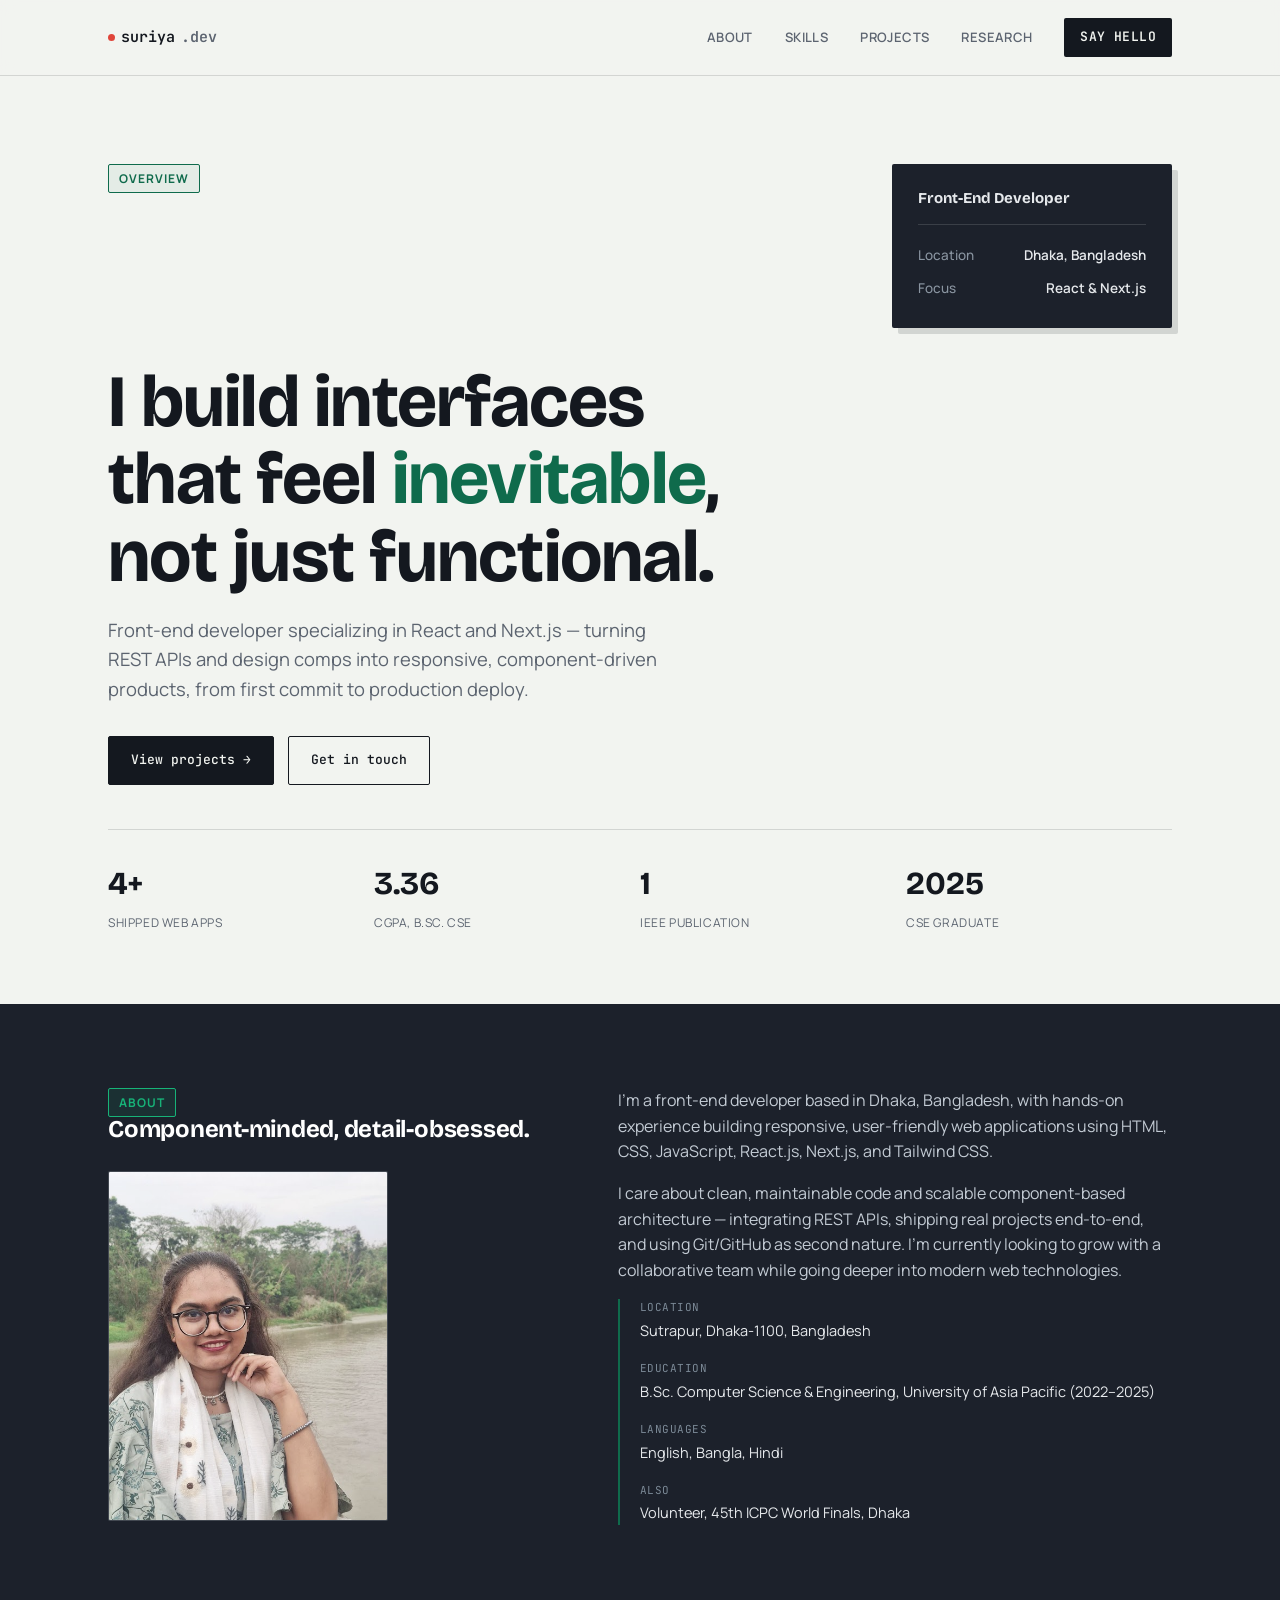
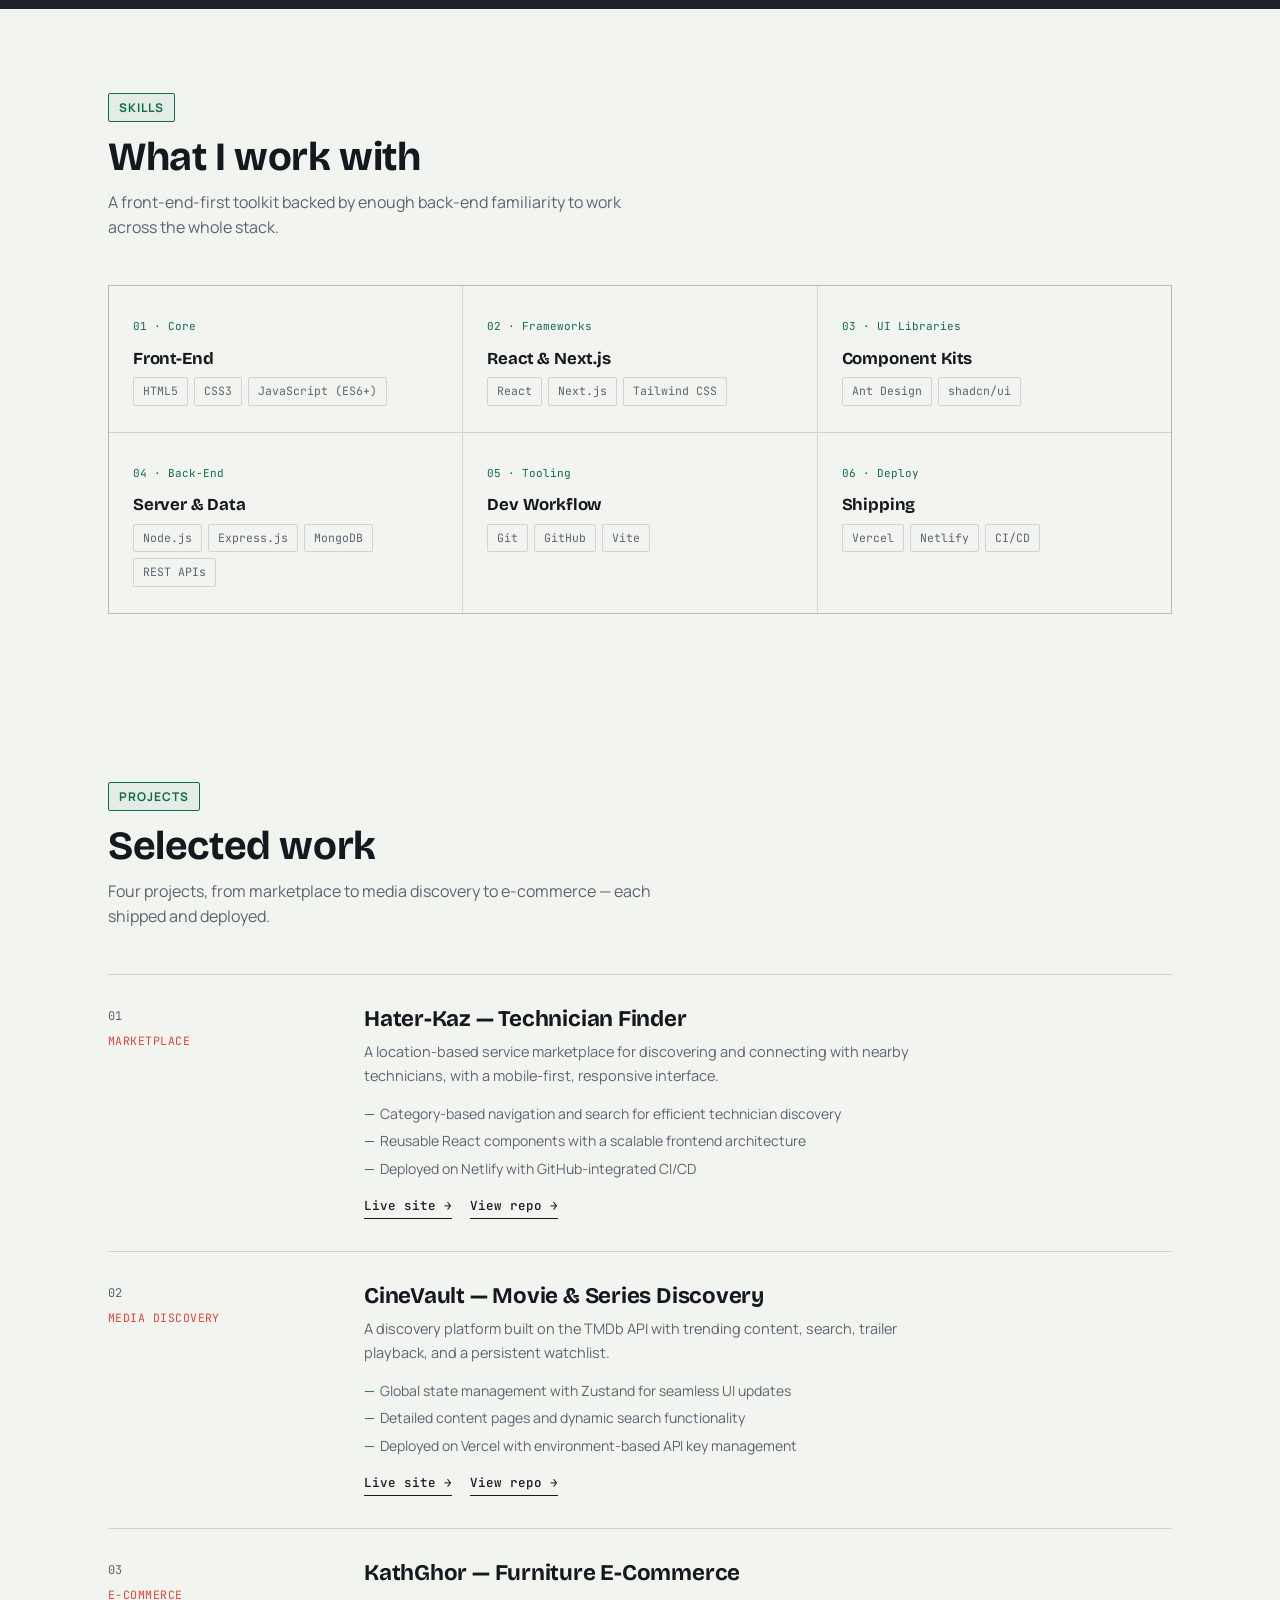
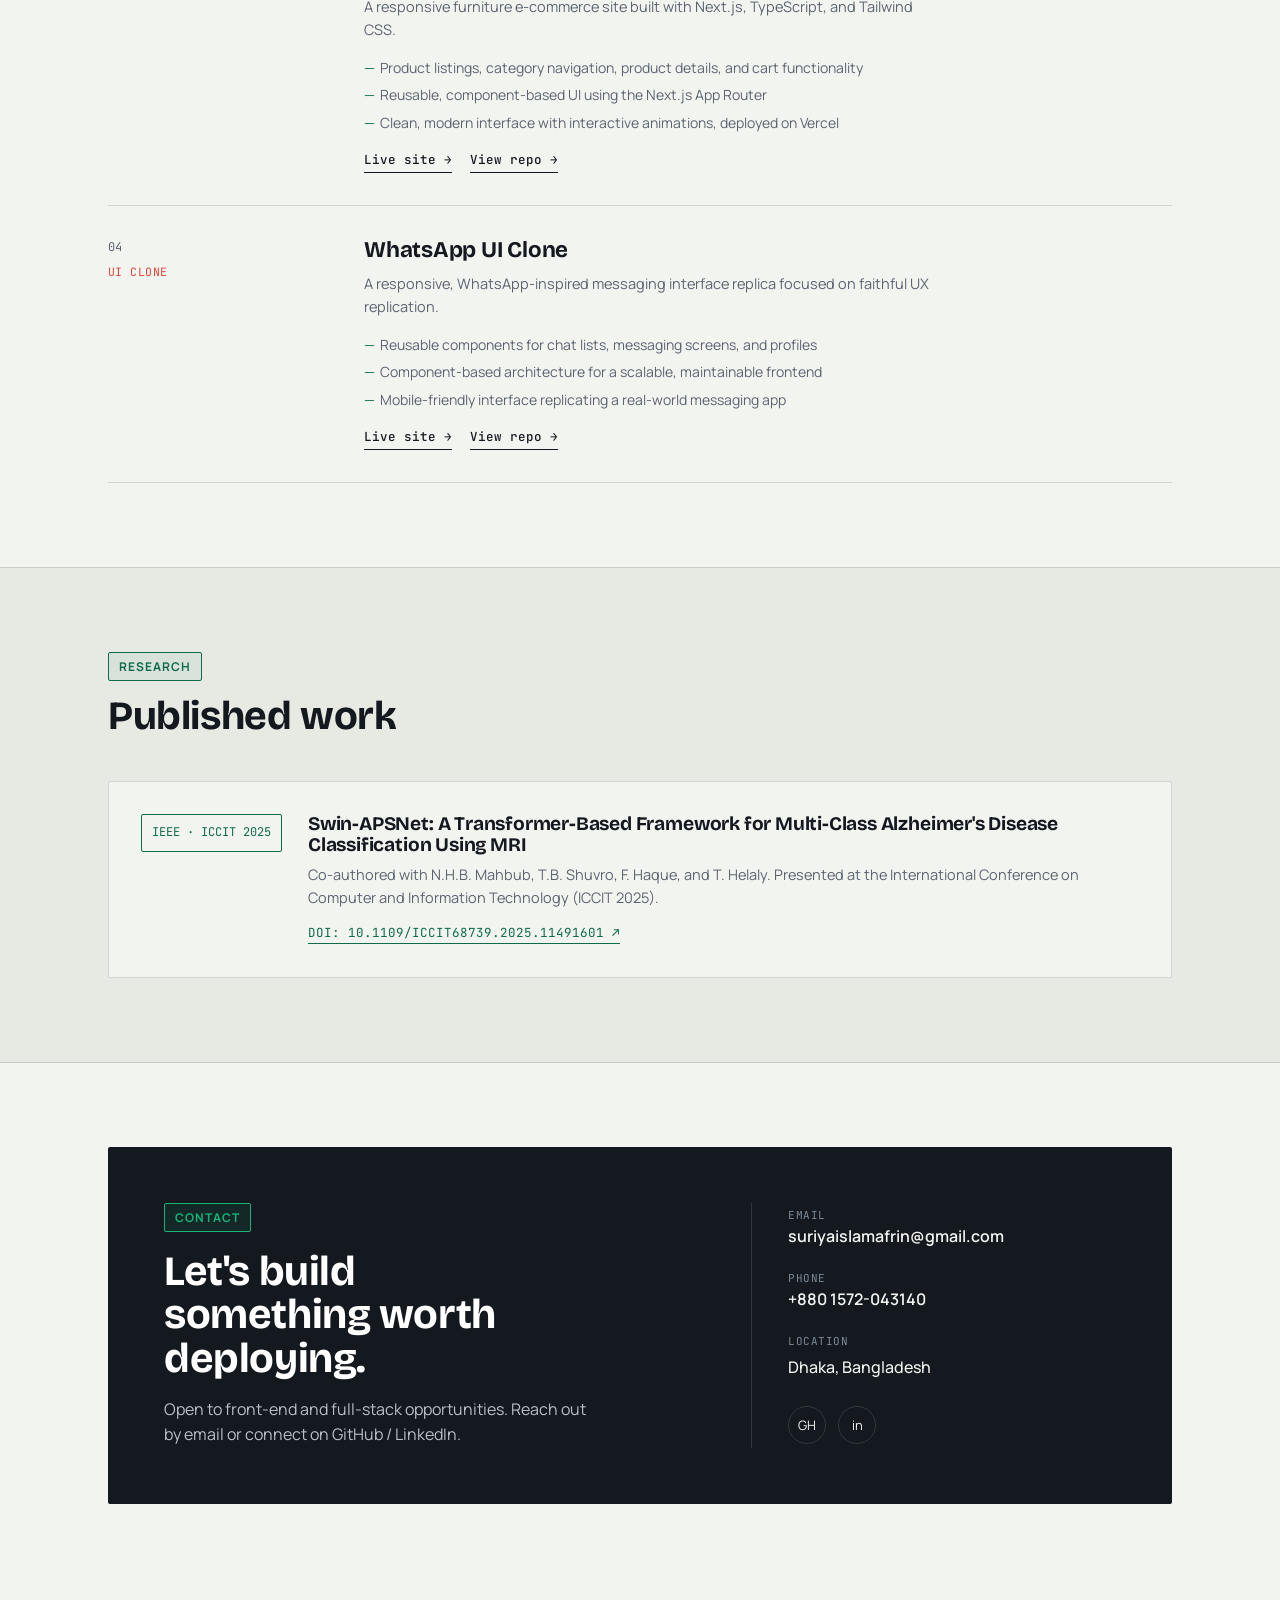
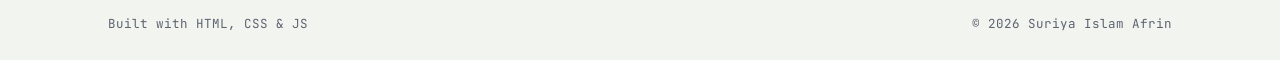
<file: WebDev-L1-PersonalPortfolio/index.html>
<!DOCTYPE html>
<html lang="en">
<head>
<meta charset="UTF-8">
<meta name="viewport" content="width=device-width, initial-scale=1.0">
<title>Suriya Islam Afrin — Front-End Developer</title>
<meta name="description" content="Portfolio of Suriya Islam Afrin, front-end developer specializing in React and Next.js.">
<link rel="preconnect" href="https://fonts.googleapis.com">
<link href="https://fonts.googleapis.com/css2?family=Bricolage+Grotesque:opsz,wght@12..96,400;12..96,500;12..96,600;12..96,700;12..96,800&family=Manrope:wght@400;500;600;700;800&family=JetBrains+Mono:wght@400;500;600&display=swap" rel="stylesheet">
<link rel="stylesheet" href="style.css">
</head>
<body>

<header>
  <div class="wrap">
    <nav>
      <a href="#top" class="logo"><span class="dot"></span>suriya<span style="color:var(--muted)">.dev</span></a>
      <div class="nav-links">
        <a href="#about">About</a>
        <a href="#skills">Skills</a>
        <a href="#projects">Projects</a>
        <a href="#research">Research</a>
        <a href="#contact" class="nav-cta">Say hello</a>
      </div>
      <button id="menu-btn" aria-label="Toggle menu" aria-expanded="false">☰</button>
    </nav>
    <div class="mobile-menu" id="mobile-menu">
      <a href="#about">About</a>
      <a href="#skills">Skills</a>
      <a href="#projects">Projects</a>
      <a href="#research">Research</a>
      <a href="#contact">Say hello</a>
    </div>
  </div>
</header>

<main id="top">
  <section class="hero">
    <div class="wrap">
      <div class="hero-top">
        <span class="tag">Overview</span>
        <div class="credentials-card">
          <p class="credentials-role">Front-End Developer</p>
          <div class="credentials-row"><span class="k">Location</span><span class="v">Dhaka, Bangladesh</span></div>
          <div class="credentials-row"><span class="k">Focus</span><span class="v">React &amp; Next.js</span></div>
        </div>
      </div>
      <h1>I build interfaces that feel <em>inevitable</em>, not just functional.</h1>
      <p class="hero-sub">Front-end developer specializing in React and Next.js — turning REST APIs and design comps into responsive, component-driven products, from first commit to production deploy.</p>
      <div class="hero-actions">
        <a href="#projects" class="btn btn-primary">View projects →</a>
        <a href="#contact" class="btn btn-ghost">Get in touch</a>
      </div>
      <div class="stat-row">
        <div class="stat"><div class="num">4+</div><div class="label">Shipped web apps</div></div>
        <div class="stat"><div class="num">3.36</div><div class="label">CGPA, B.Sc. CSE</div></div>
        <div class="stat"><div class="num">1</div><div class="label">IEEE publication</div></div>
        <div class="stat"><div class="num">2025</div><div class="label">CSE graduate</div></div>
      </div>
    </div>
  </section>

  <section class="about" id="about">
    <div class="wrap">
      <div class="about-grid">
        <div>
          <span class="tag on-dark">About</span>
          <h2>Component-minded, detail-obsessed.</h2>
          <div class="about-photo">
            <img src="images/Profile_Pic.jpg" alt="Suriya Islam Afrin">
          </div>
        </div>
        <div>
          <div class="about-body reveal">
            <p>I'm a front-end developer based in Dhaka, Bangladesh, with hands-on experience building responsive, user-friendly web applications using HTML, CSS, JavaScript, React.js, Next.js, and Tailwind CSS.</p>
            <p>I care about clean, maintainable code and scalable component-based architecture — integrating REST APIs, shipping real projects end-to-end, and using Git/GitHub as second nature. I'm currently looking to grow with a collaborative team while going deeper into modern web technologies.</p>
          </div>
          <div class="about-facts reveal">
            <div class="fact-row"><span class="k">Location</span><span class="v">Sutrapur, Dhaka-1100, Bangladesh</span></div>
            <div class="fact-row"><span class="k">Education</span><span class="v">B.Sc. Computer Science &amp; Engineering, University of Asia Pacific (2022–2025)</span></div>
            <div class="fact-row"><span class="k">Languages</span><span class="v">English, Bangla, Hindi</span></div>
            <div class="fact-row"><span class="k">Also</span><span class="v">Volunteer, 45th ICPC World Finals, Dhaka</span></div>
          </div>
        </div>
      </div>
    </div>
  </section>

  <section id="skills">
    <div class="wrap">
      <div class="section-head reveal">
        <span class="tag">Skills</span>
        <h2>What I work with</h2>
        <p>A front-end-first toolkit backed by enough back-end familiarity to work across the whole stack.</p>
      </div>
      <div class="skills-grid reveal">
        <div class="skill-card">
          <span class="idx">01 · Core</span>
          <h3>Front-End</h3>
          <div class="chip-row">
            <span class="chip">HTML5</span><span class="chip">CSS3</span><span class="chip">JavaScript (ES6+)</span>
          </div>
        </div>
        <div class="skill-card">
          <span class="idx">02 · Frameworks</span>
          <h3>React &amp; Next.js</h3>
          <div class="chip-row">
            <span class="chip">React</span><span class="chip">Next.js</span><span class="chip">Tailwind CSS</span>
          </div>
        </div>
        <div class="skill-card">
          <span class="idx">03 · UI Libraries</span>
          <h3>Component Kits</h3>
          <div class="chip-row">
            <span class="chip">Ant Design</span><span class="chip">shadcn/ui</span>
          </div>
        </div>
        <div class="skill-card">
          <span class="idx">04 · Back-End</span>
          <h3>Server &amp; Data</h3>
          <div class="chip-row">
            <span class="chip">Node.js</span><span class="chip">Express.js</span><span class="chip">MongoDB</span><span class="chip">REST APIs</span>
          </div>
        </div>
        <div class="skill-card">
          <span class="idx">05 · Tooling</span>
          <h3>Dev Workflow</h3>
          <div class="chip-row">
            <span class="chip">Git</span><span class="chip">GitHub</span><span class="chip">Vite</span>
          </div>
        </div>
        <div class="skill-card">
          <span class="idx">06 · Deploy</span>
          <h3>Shipping</h3>
          <div class="chip-row">
            <span class="chip">Vercel</span><span class="chip">Netlify</span><span class="chip">CI/CD</span>
          </div>
        </div>
      </div>
    </div>
  </section>

  <section id="projects">
    <div class="wrap">
      <div class="section-head reveal">
        <span class="tag">Projects</span>
        <h2>Selected work</h2>
        <p>Four projects, from marketplace to media discovery to e-commerce — each shipped and deployed.</p>
      </div>
      <div class="project-list">

        <div class="project reveal">
          <div class="project-meta">
            <span class="num">01</span>
            <span class="cat">Marketplace</span>
          </div>
          <div>
            <h3>Hater-Kaz — Technician Finder</h3>
            <p>A location-based service marketplace for discovering and connecting with nearby technicians, with a mobile-first, responsive interface.</p>
            <ul>
              <li>Category-based navigation and search for efficient technician discovery</li>
              <li>Reusable React components with a scalable frontend architecture</li>
              <li>Deployed on Netlify with GitHub-integrated CI/CD</li>
            </ul>
            <div class="project-links">
              <a href="https://hater-kaz.vercel.app/" class="project-link" target="_blank" rel="noopener noreferrer">Live site →</a>
              <a href="https://github.com/suriyaafrin/Hater-Kache" class="project-link" target="_blank" rel="noopener noreferrer">View repo →</a>
            </div>
          </div>
        </div>

        <div class="project reveal">
          <div class="project-meta">
            <span class="num">02</span>
            <span class="cat">Media Discovery</span>
          </div>
          <div>
            <h3>CineVault — Movie &amp; Series Discovery</h3>
            <p>A discovery platform built on the TMDb API with trending content, search, trailer playback, and a persistent watchlist.</p>
            <ul>
              <li>Global state management with Zustand for seamless UI updates</li>
              <li>Detailed content pages and dynamic search functionality</li>
              <li>Deployed on Vercel with environment-based API key management</li>
            </ul>
            <div class="project-links">
              <a href="https://cine-vault-red.vercel.app/" class="project-link" target="_blank" rel="noopener noreferrer">Live site →</a>
              <a href="https://github.com/suriyaafrin/CineVault" class="project-link" target="_blank" rel="noopener noreferrer">View repo →</a>
            </div>
          </div>
        </div>

        <div class="project reveal">
          <div class="project-meta">
            <span class="num">03</span>
            <span class="cat">E-Commerce</span>
          </div>
          <div>
            <h3>KathGhor — Furniture E-Commerce</h3>
            <p>A responsive furniture e-commerce site built with Next.js, TypeScript, and Tailwind CSS.</p>
            <ul>
              <li>Product listings, category navigation, product details, and cart functionality</li>
              <li>Reusable, component-based UI using the Next.js App Router</li>
              <li>Clean, modern interface with interactive animations, deployed on Vercel</li>
            </ul>
            <div class="project-links">
              <a href="https://kath-ghor.vercel.app/" class="project-link" target="_blank" rel="noopener noreferrer">Live site →</a>
              <a href="https://github.com/suriyaafrin/KathGhor" class="project-link" target="_blank" rel="noopener noreferrer">View repo →</a>
            </div>
          </div>
        </div>

        <div class="project reveal">
          <div class="project-meta">
            <span class="num">04</span>
            <span class="cat">UI Clone</span>
          </div>
          <div>
            <h3>WhatsApp UI Clone</h3>
            <p>A responsive, WhatsApp-inspired messaging interface replica focused on faithful UX replication.</p>
            <ul>
              <li>Reusable components for chat lists, messaging screens, and profiles</li>
              <li>Component-based architecture for a scalable, maintainable frontend</li>
              <li>Mobile-friendly interface replicating a real-world messaging app</li>
            </ul>
            <div class="project-links">
              <a href="https://teal-sable-5e7b0c.netlify.app/" class="project-link" target="_blank" rel="noopener noreferrer">Live site →</a>
              <a href="https://github.com/suriyaafrin/WhatsApp-UI" class="project-link" target="_blank" rel="noopener noreferrer">View repo →</a>
            </div>
          </div>
        </div>

      </div>
    </div>
  </section>

  <section class="research" id="research">
    <div class="wrap">
      <div class="section-head reveal">
        <span class="tag">Research</span>
        <h2>Published work</h2>
      </div>
      <div class="research-card reveal">
        <span class="research-icon">IEEE · ICCIT 2025</span>
        <div>
          <h3>Swin-APSNet: A Transformer-Based Framework for Multi-Class Alzheimer's Disease Classification Using MRI</h3>
          <p>Co-authored with N.H.B. Mahbub, T.B. Shuvro, F. Haque, and T. Helaly. Presented at the International Conference on Computer and Information Technology (ICCIT 2025).</p>
          <a href="https://doi.org/10.1109/ICCIT68739.2025.11491601" target="_blank" rel="noopener noreferrer">DOI: 10.1109/ICCIT68739.2025.11491601 ↗</a>
        </div>
      </div>
    </div>
  </section>

  <section id="contact">
    <div class="wrap">
      <div class="contact-panel reveal">
        <div>
          <span class="tag on-dark">Contact</span>
          <h2>Let's build something worth deploying.</h2>
          <p>Open to front-end and full-stack opportunities. Reach out by email or connect on GitHub / LinkedIn.</p>
        </div>
        <div class="contact-links">
          <div>
            <div class="k">Email</div>
            <a class="v" href="mailto:suriyaislamafrin@gmail.com">suriyaislamafrin@gmail.com</a>
          </div>
          <div>
            <div class="k">Phone</div>
            <a class="v" href="tel:+8801572043140">+880 1572-043140</a>
          </div>
          <div>
            <div class="k">Location</div>
            <div class="v" style="font-weight:500;">Dhaka, Bangladesh</div>
          </div>
          <div class="social-row">
            <a href="https://github.com/suriyaafrin" aria-label="GitHub" target="_blank" rel="noopener noreferrer">GH</a>
            <a href="https://www.linkedin.com/in/suriya-islam-afrin-6376a6253" aria-label="LinkedIn" target="_blank" rel="noopener noreferrer">in</a>
          </div>
        </div>
      </div>
    </div>
  </section>
</main>

<footer>
  <div class="wrap">
    <div class="footer-row">
      <span>Built with HTML, CSS &amp; JS</span>
      <span>© 2026 Suriya Islam Afrin</span>
    </div>
  </div>
</footer>

<script src="script.js"></script>

</body>
</html>
</file>
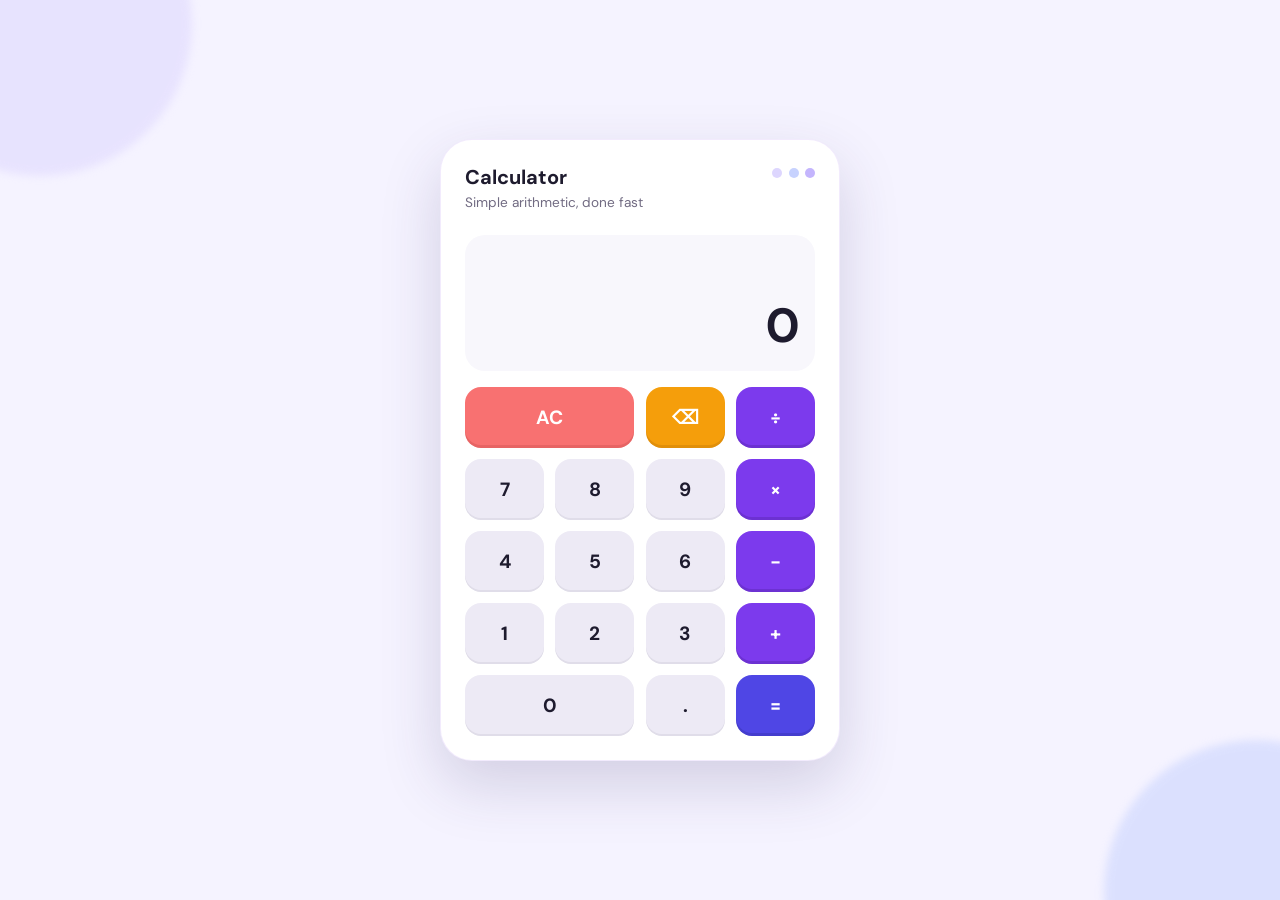
<file: WebDev-L2-Calculator/index.html>
<!doctype html>
<html lang="en">
<head>
  <meta charset="UTF-8">
  <meta name="viewport" content="width=device-width, initial-scale=1.0">
  <title>Calculator</title>
  <link href="https://fonts.googleapis.com/css2?family=DM+Sans:wght@400;500;600;700&display=swap" rel="stylesheet">
  <link rel="stylesheet" href="style.css">
</head>
<body>
  <main class="app-shell" aria-labelledby="calculator-title">
    <section class="calculator-frame" aria-label="Calculator">
      <header>
        <div class="header-row">
          <div>
            <h1 id="calculator-title">Calculator</h1>
            <p class="subtitle">Simple arithmetic, done fast</p>
          </div>
          <div aria-hidden="true" class="dots">
            <span class="dot dot-1"></span>
            <span class="dot dot-2"></span>
            <span class="dot dot-3"></span>
          </div>
        </div>
      </header>

      <section class="display-panel" aria-label="Calculation display">
        <div id="expression" class="expression-line" aria-hidden="true"></div>
        <output id="result" class="result-line" aria-live="polite" aria-atomic="true">0</output>
      </section>

      <section class="button-grid" aria-label="Calculator keypad">
        <button class="calc-key clear-key wide-key" type="button" data-action="clear">AC</button>
        <button class="calc-key backspace-key" type="button" data-action="backspace" aria-label="Delete last character">⌫</button>
        <button class="calc-key operator-key" type="button" data-operator="/">÷</button>

        <button class="calc-key number-key" type="button" data-number="7">7</button>
        <button class="calc-key number-key" type="button" data-number="8">8</button>
        <button class="calc-key number-key" type="button" data-number="9">9</button>
        <button class="calc-key operator-key" type="button" data-operator="*">×</button>

        <button class="calc-key number-key" type="button" data-number="4">4</button>
        <button class="calc-key number-key" type="button" data-number="5">5</button>
        <button class="calc-key number-key" type="button" data-number="6">6</button>
        <button class="calc-key operator-key" type="button" data-operator="-">−</button>

        <button class="calc-key number-key" type="button" data-number="1">1</button>
        <button class="calc-key number-key" type="button" data-number="2">2</button>
        <button class="calc-key number-key" type="button" data-number="3">3</button>
        <button class="calc-key operator-key" type="button" data-operator="+">+</button>

        <button class="calc-key number-key wide-key" type="button" data-number="0">0</button>
        <button class="calc-key number-key" type="button" data-action="decimal">.</button>
        <button class="calc-key equals-key" type="button" data-action="equals">=</button>
      </section>
    </section>
  </main>

  <script src="script.js"></script>
</body>
</html>
</file>
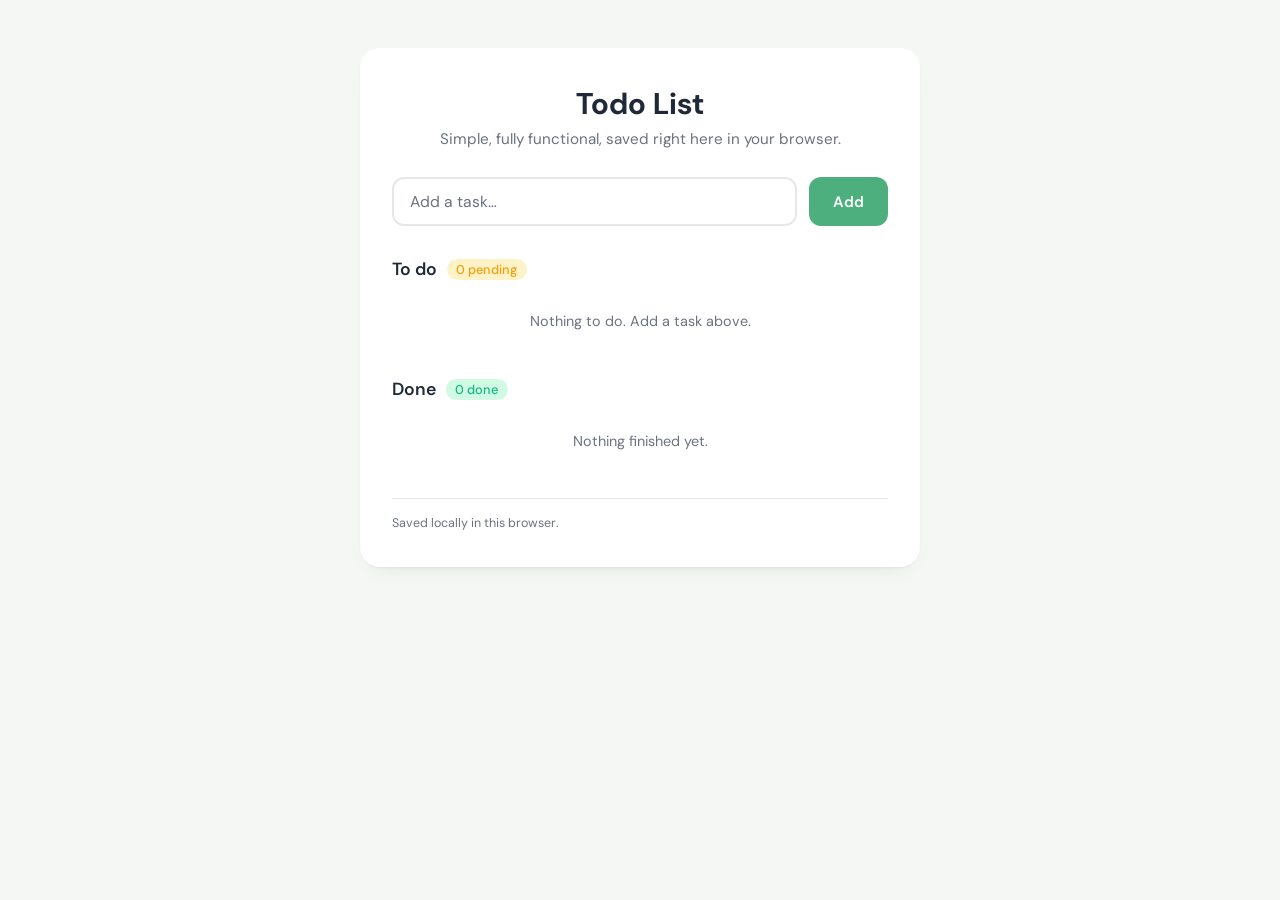
<file: WebDev-L2-Task3-ToDoWebApp/index.html>
<!doctype html>
<html lang="en">
<head>
<meta charset="UTF-8">
<meta name="viewport" content="width=device-width, initial-scale=1.0">
<title>Todo List</title>
<link rel="preconnect" href="https://fonts.googleapis.com">
<link rel="preconnect" href="https://fonts.gstatic.com" crossorigin>
<link href="https://fonts.googleapis.com/css2?family=DM+Sans:wght@400;500;600;700&display=swap" rel="stylesheet">
<link rel="stylesheet" href="style.css">
</head>
<body>

<div class="page">
  <div class="card">

    <header class="app-header">
      <h1>Todo List</h1>
      <p class="subtitle">Simple, fully functional, saved right here in your browser.</p>
    </header>

    <form id="add-form" class="entry-form" autocomplete="off">
      <label for="task-input" class="sr-only">New task</label>
      <input id="task-input" type="text" placeholder="Add a task…" maxlength="200">
      <button type="submit">Add</button>
    </form>

    <section class="task-section" aria-labelledby="pending-heading">
      <div class="section-head">
        <h2 id="pending-heading">To do</h2>
        <span class="count" id="pending-count">0</span>
      </div>
      <ul id="pending-list" class="task-list"></ul>
      <p id="pending-empty" class="empty-state hidden">Nothing to do. Add a task above.</p>
    </section>

    <section class="task-section" aria-labelledby="done-heading">
      <div class="section-head">
        <h2 id="done-heading">Done</h2>
        <span class="count" id="done-count">0</span>
      </div>
      <ul id="done-list" class="task-list"></ul>
      <p id="done-empty" class="empty-state hidden">Nothing finished yet.</p>
    </section>

    <footer class="app-footer">
      <p>Saved locally in this browser.</p>
      <button id="clear-done" type="button" class="text-btn clear-btn hidden">Clear done</button>
    </footer>

  </div>
</div>

<script src="script.js"></script>
</body>
</html>
</file>
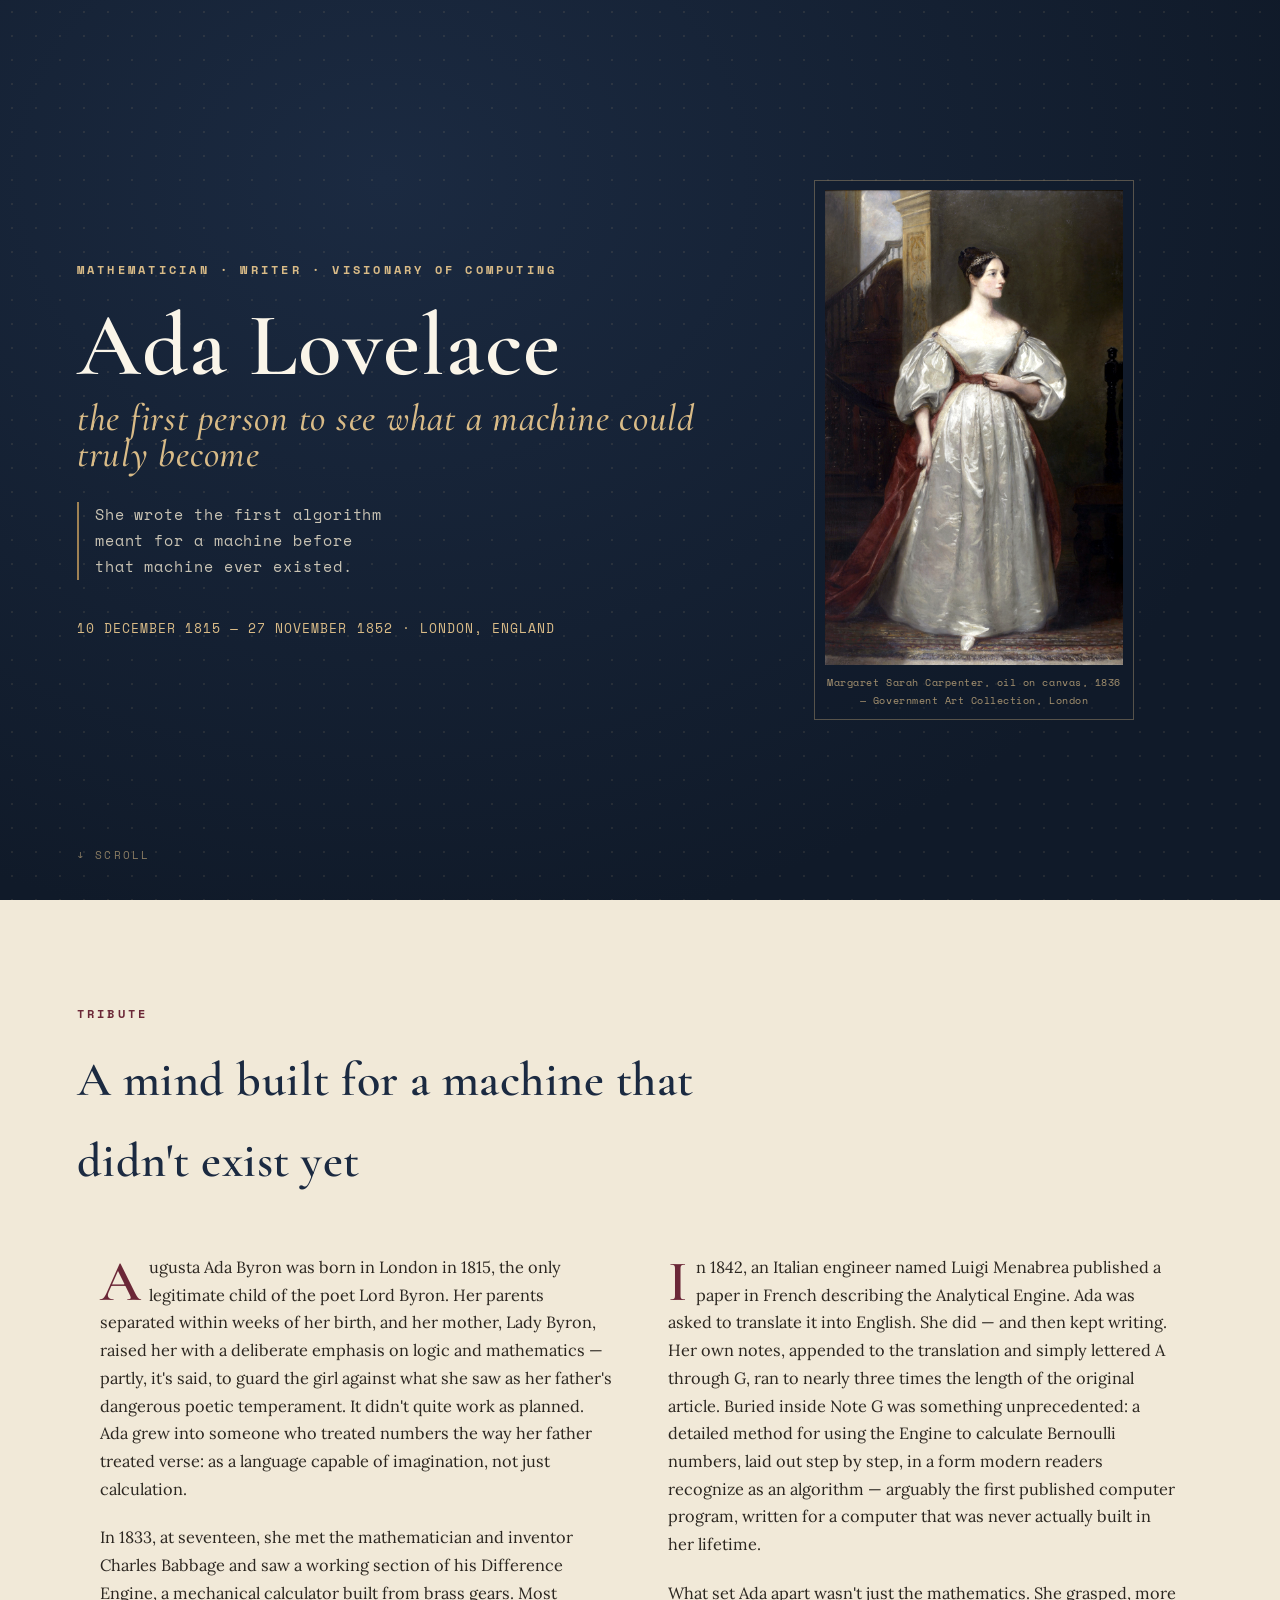
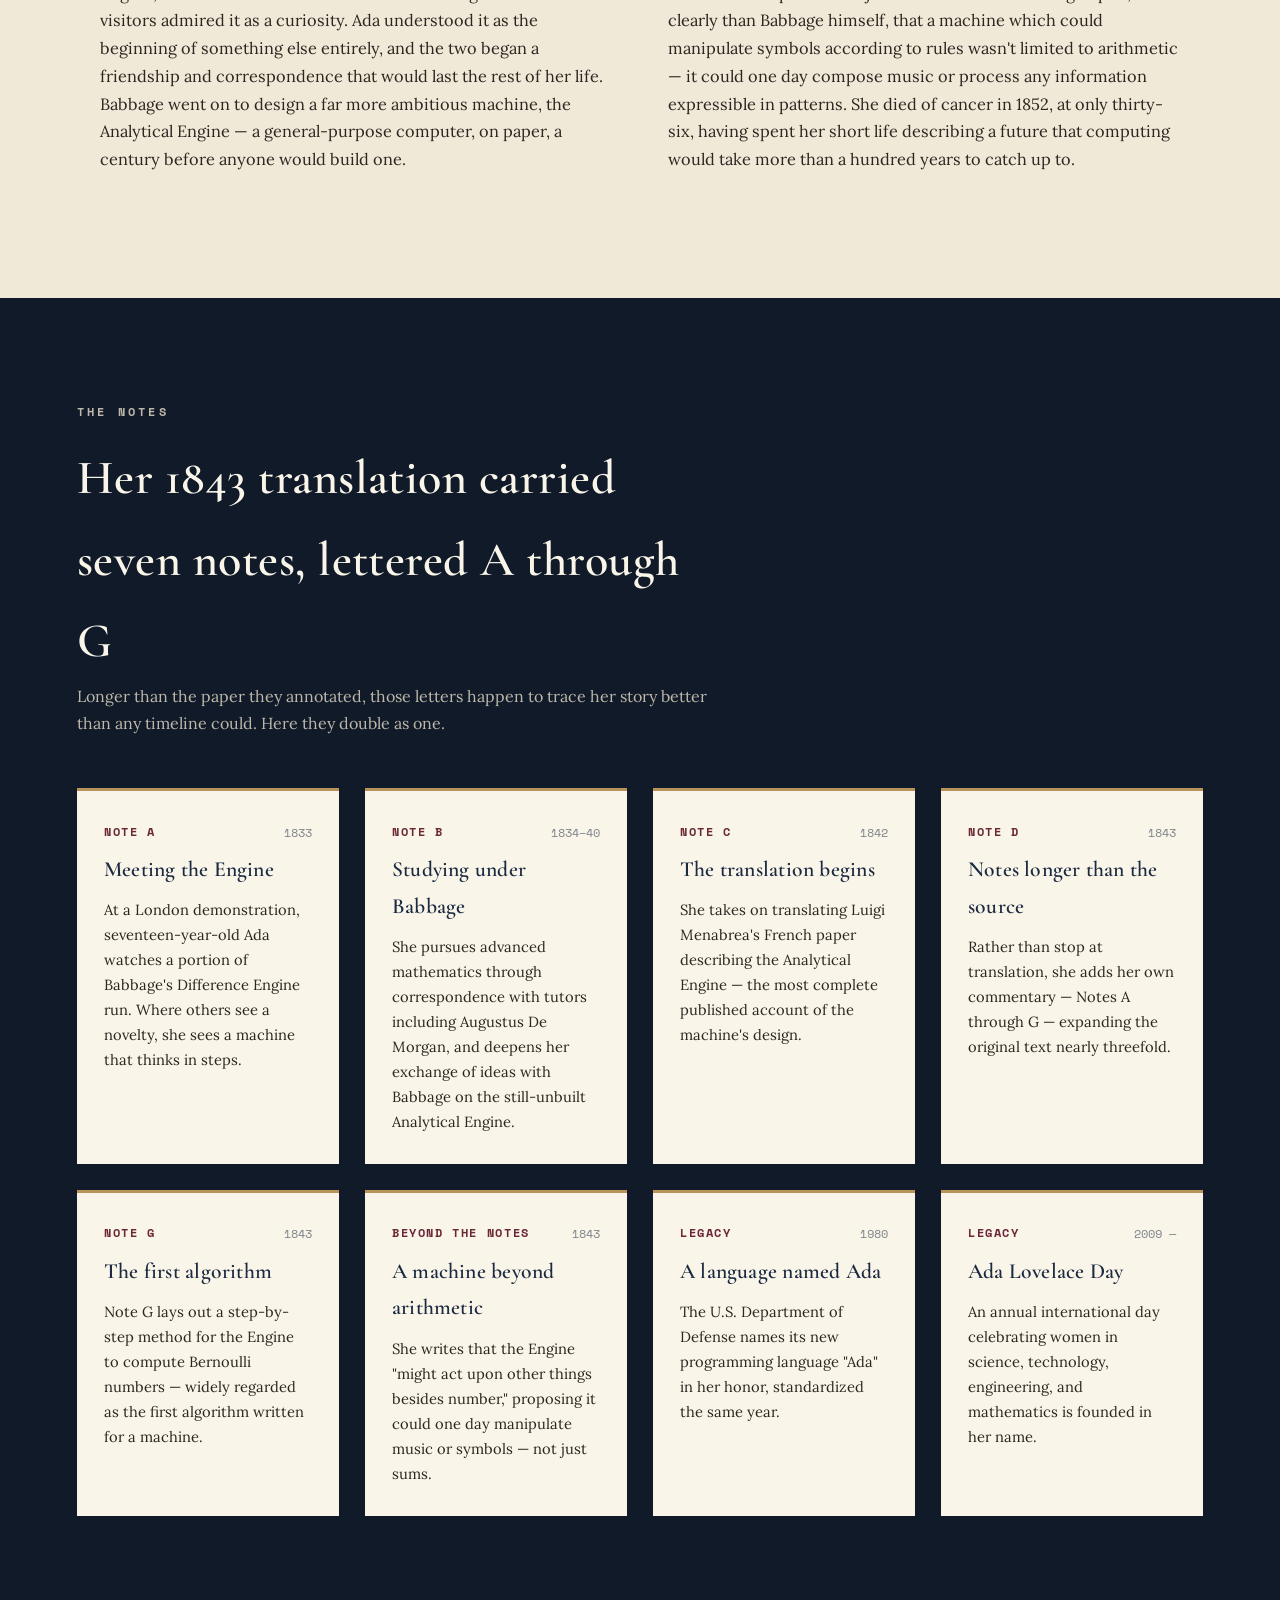
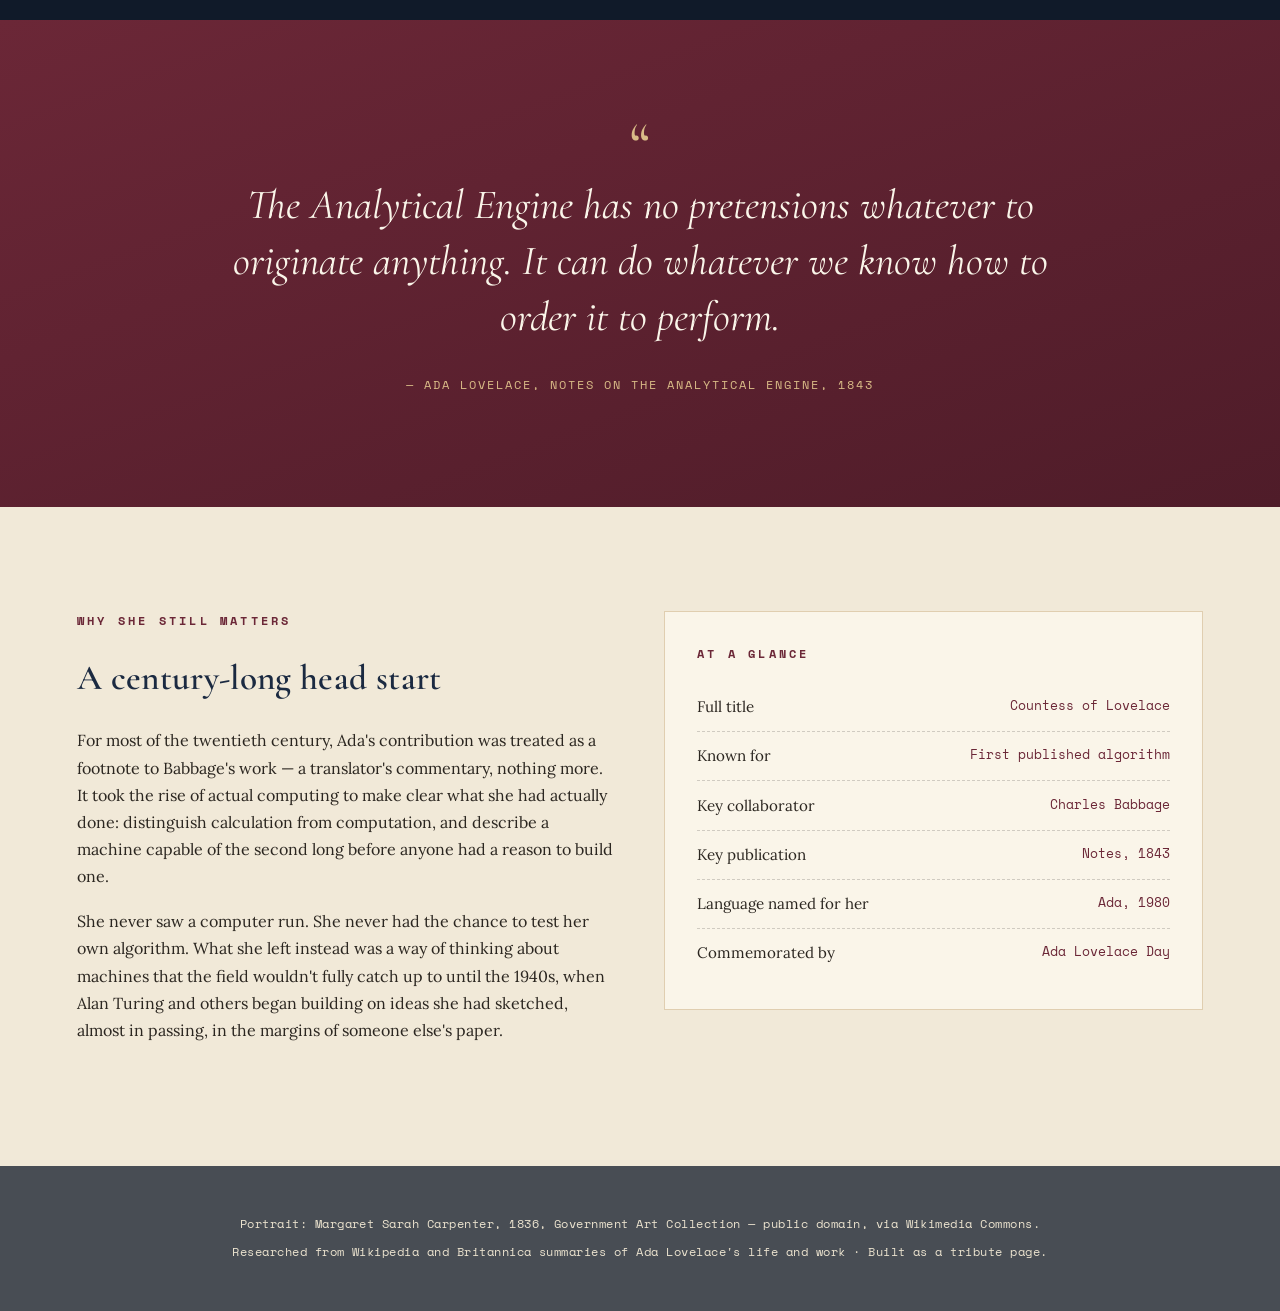
<file: WebDev-L2-TributePage/index.html>
<!DOCTYPE html>
<html lang="en">
<head>
<meta charset="UTF-8">
<meta name="viewport" content="width=device-width, initial-scale=1.0">
<title>Ada Lovelace — The Enchantress of Numbers</title>
<link rel="preconnect" href="https://fonts.googleapis.com">
<link rel="preconnect" href="https://fonts.gstatic.com" crossorigin>
<link href="https://fonts.googleapis.com/css2?family=Cormorant+Garamond:ital,wght@0,400;0,500;0,600;1,500&family=Lora:ital,wght@0,400;0,500;0,600;1,400&family=Space+Mono:wght@400;700&display=swap" rel="stylesheet">
<link rel="stylesheet" href="style.css">
</head>
<body>


  <header class="hero">
    <div class="hero-text">
      <p class="eyebrow hero-eyebrow">Mathematician · Writer · Visionary of Computing</p>
      <h1>Ada Lovelace<em>the first person to see what a machine could truly become</em></h1>
      <p class="tagline">She wrote the first algorithm meant for a machine before that machine ever existed.</p>
      <p class="hero-dates">10 DECEMBER 1815 — 27 NOVEMBER 1852 · LONDON, ENGLAND</p>
    </div>
    <div class="hero-portrait">
      <figure>
        <img src="images/Ada_Lovelace.jpg" alt="1836 portrait of Ada Lovelace by Margaret Sarah Carpenter">
        <figcaption>Margaret Sarah Carpenter, oil on canvas, 1836 — Government Art Collection, London</figcaption>
      </figure>
    </div>
    <p class="scroll-cue">↓ SCROLL</p>
  </header>


  <section class="bio reveal">
    <div class="section-head">
      <p class="eyebrow section-label">Tribute</p>
      <h2>A mind built for a machine that didn't exist yet</h2>
    </div>
    <div class="bio-grid">
      <div>
        <p>Augusta Ada Byron was born in London in 1815, the only legitimate child of the poet Lord Byron. Her parents separated within weeks of her birth, and her mother, Lady Byron, raised her with a deliberate emphasis on logic and mathematics — partly, it's said, to guard the girl against what she saw as her father's dangerous poetic temperament. It didn't quite work as planned. Ada grew into someone who treated numbers the way her father treated verse: as a language capable of imagination, not just calculation.</p>
        <p>In 1833, at seventeen, she met the mathematician and inventor Charles Babbage and saw a working section of his Difference Engine, a mechanical calculator built from brass gears. Most visitors admired it as a curiosity. Ada understood it as the beginning of something else entirely, and the two began a friendship and correspondence that would last the rest of her life. Babbage went on to design a far more ambitious machine, the Analytical Engine — a general-purpose computer, on paper, a century before anyone would build one.</p>
      </div>
      <div>
        <p>In 1842, an Italian engineer named Luigi Menabrea published a paper in French describing the Analytical Engine. Ada was asked to translate it into English. She did — and then kept writing. Her own notes, appended to the translation and simply lettered A through G, ran to nearly three times the length of the original article. Buried inside Note G was something unprecedented: a detailed method for using the Engine to calculate Bernoulli numbers, laid out step by step, in a form modern readers recognize as an algorithm — arguably the first published computer program, written for a computer that was never actually built in her lifetime.</p>
        <p>What set Ada apart wasn't just the mathematics. She grasped, more clearly than Babbage himself, that a machine which could manipulate symbols according to rules wasn't limited to arithmetic — it could one day compose music or process any information expressible in patterns. She died of cancer in 1852, at only thirty-six, having spent her short life describing a future that computing would take more than a hundred years to catch up to.</p>
      </div>
    </div>
  </section>

  <section class="notes reveal">
    <div class="section-head">
      <p class="eyebrow section-label">The Notes</p>
      <h2>Her 1843 translation carried seven notes, lettered A through G</h2>
      <p>Longer than the paper they annotated, those letters happen to trace her story better than any timeline could. Here they double as one.</p>
    </div>
    <div class="notes-grid">
      <article class="note-card">
        <span class="note-year">1833</span>
        <span class="note-tag">NOTE A</span>
        <h3>Meeting the Engine</h3>
        <p>At a London demonstration, seventeen-year-old Ada watches a portion of Babbage's Difference Engine run. Where others see a novelty, she sees a machine that thinks in steps.</p>
      </article>
      <article class="note-card">
        <span class="note-year">1834–40</span>
        <span class="note-tag">NOTE B</span>
        <h3>Studying under Babbage</h3>
        <p>She pursues advanced mathematics through correspondence with tutors including Augustus De Morgan, and deepens her exchange of ideas with Babbage on the still-unbuilt Analytical Engine.</p>
      </article>
      <article class="note-card">
        <span class="note-year">1842</span>
        <span class="note-tag">NOTE C</span>
        <h3>The translation begins</h3>
        <p>She takes on translating Luigi Menabrea's French paper describing the Analytical Engine — the most complete published account of the machine's design.</p>
      </article>
      <article class="note-card">
        <span class="note-year">1843</span>
        <span class="note-tag">NOTE D</span>
        <h3>Notes longer than the source</h3>
        <p>Rather than stop at translation, she adds her own commentary — Notes A through G — expanding the original text nearly threefold.</p>
      </article>
      <article class="note-card">
        <span class="note-year">1843</span>
        <span class="note-tag">NOTE G</span>
        <h3>The first algorithm</h3>
        <p>Note G lays out a step-by-step method for the Engine to compute Bernoulli numbers — widely regarded as the first algorithm written for a machine.</p>
      </article>
      <article class="note-card">
        <span class="note-year">1843</span>
        <span class="note-tag">BEYOND THE NOTES</span>
        <h3>A machine beyond arithmetic</h3>
        <p>She writes that the Engine "might act upon other things besides number," proposing it could one day manipulate music or symbols — not just sums.</p>
      </article>
      <article class="note-card">
        <span class="note-year">1980</span>
        <span class="note-tag">LEGACY</span>
        <h3>A language named Ada</h3>
        <p>The U.S. Department of Defense names its new programming language "Ada" in her honor, standardized the same year.</p>
      </article>
      <article class="note-card">
        <span class="note-year">2009 —</span>
        <span class="note-tag">LEGACY</span>
        <h3>Ada Lovelace Day</h3>
        <p>An annual international day celebrating women in science, technology, engineering, and mathematics is founded in her name.</p>
      </article>
    </div>
  </section>

  <section class="quote-block reveal">
    <blockquote>
      The Analytical Engine has no pretensions whatever to originate anything. It can do whatever we know how to order it to perform.
    </blockquote>
    <span class="quote-cite">— Ada Lovelace, Notes on the Analytical Engine, 1843</span>
  </section>

  <section class="legacy reveal">
    <div>
      <p class="eyebrow section-label">Why she still matters</p>
      <h2 style="font-size:2.2rem; color:var(--ink); margin-bottom:1.2rem;">A century-long head start</h2>
      <p>For most of the twentieth century, Ada's contribution was treated as a footnote to Babbage's work — a translator's commentary, nothing more. It took the rise of actual computing to make clear what she had actually done: distinguish calculation from computation, and describe a machine capable of the second long before anyone had a reason to build one.</p>
      <p>She never saw a computer run. She never had the chance to test her own algorithm. What she left instead was a way of thinking about machines that the field wouldn't fully catch up to until the 1940s, when Alan Turing and others began building on ideas she had sketched, almost in passing, in the margins of someone else's paper.</p>
    </div>
    <div class="legacy-facts">
      <p class="eyebrow">At a glance</p>
      <ul>
        <li><span>Full title</span><span class="fact-year">Countess of Lovelace</span></li>
        <li><span>Known for</span><span class="fact-year">First published algorithm</span></li>
        <li><span>Key collaborator</span><span class="fact-year">Charles Babbage</span></li>
        <li><span>Key publication</span><span class="fact-year">Notes, 1843</span></li>
        <li><span>Language named for her</span><span class="fact-year">Ada, 1980</span></li>
        <li><span>Commemorated by</span><span class="fact-year">Ada Lovelace Day</span></li>
      </ul>
    </div>
  </section>

  <footer>
    <p>Portrait: Margaret Sarah Carpenter, 1836, Government Art Collection — public domain, via Wikimedia Commons.</p>
    <p style="margin-top:0.5rem;">Researched from Wikipedia and Britannica summaries of Ada Lovelace's life and work · Built as a tribute page.</p>
  </footer>

<script src="script.js"></script>

</body>
</html>
</file>
<file: WebDev-L1-PersonalPortfolio/style.css>
:root {
  --ink: #14181f;
  --paper: #f2f4f0;
  --paper-dim: #e7eae3;
  --panel: #1c212b;
  --green: #0f6b4c;
  --green-bright: #17b378;
  --red: #e0453a;
  --muted: #5c6470;
  --line: rgba(20, 24, 31, 0.14);
  --line-dark: rgba(242, 244, 240, 0.14);
  --radius: 2px;
}
* {
  box-sizing: border-box;
  margin: 0;
  padding: 0;
}
html {
  scroll-behavior: smooth;
}
body {
  background: var(--paper);
  color: var(--ink);
  font-family: "Manrope", sans-serif;
  line-height: 1.6;
  -webkit-font-smoothing: antialiased;
}
h1,
h2,
h3,
h4 {
  font-family: "Bricolage Grotesque", sans-serif;
  line-height: 1.05;
  letter-spacing: -0.01em;
}
a {
  color: inherit;
  text-decoration: none;
}
.mono {
  font-family: "JetBrains Mono", monospace;
}
.wrap {
  max-width: 1120px;
  margin: 0 auto;
  padding: 0 28px;
}
::selection {
  background: var(--green-bright);
  color: var(--ink);
}


.tag {
  display: inline-flex;
  align-items: center;
  gap: 8px;
  font-family: "Manrope", sans-serif;
  font-size: 12px;
  font-weight: 700;
  letter-spacing: 0.08em;
  text-transform: uppercase;
  color: var(--green);
  padding: 4px 10px;
  border: 1px solid var(--green);
  border-radius: var(--radius);
  background: rgba(15, 107, 76, 0.06);
}
.tag.on-dark {
  color: var(--green-bright);
  border-color: var(--green-bright);
  background: rgba(23, 179, 120, 0.08);
}

a:focus-visible,
button:focus-visible {
  outline: 2px solid var(--red);
  outline-offset: 3px;
}


header {
  position: sticky;
  top: 0;
  z-index: 50;
  background: rgba(242, 244, 240, 0.92);
  backdrop-filter: blur(8px);
  border-bottom: 1px solid var(--line);
}
nav {
  display: flex;
  align-items: center;
  justify-content: space-between;
  padding: 18px 0;
}
.logo {
  font-family: "JetBrains Mono", monospace;
  font-weight: 600;
  font-size: 15px;
  display: flex;
  align-items: center;
  gap: 6px;
}
.logo .dot {
  width: 7px;
  height: 7px;
  background: var(--red);
  border-radius: 50%;
  display: inline-block;
}
.nav-links {
  display: flex;
  gap: 32px;
  align-items: center;
}
.nav-links a {
  font-size: 13px;
  font-weight: 600;
  letter-spacing: 0.03em;
  text-transform: uppercase;
  color: var(--muted);
  position: relative;
}
.nav-links a:hover {
  color: var(--ink);
}
.nav-cta {
  font-family: "JetBrains Mono", monospace;
  font-size: 13px;
  font-weight: 500;
  padding: 9px 16px;
  background: var(--ink);
  color: var(--paper) !important;
  border-radius: var(--radius);
}
.nav-cta:hover {
  background: var(--green);
}
#menu-btn {
  display: none;
  background: none;
  border: none;
  font-family: "JetBrains Mono", monospace;
  font-size: 20px;
  cursor: pointer;
  color: var(--ink);
}
.mobile-menu {
  display: none;
  flex-direction: column;
  gap: 16px;
  padding: 20px 0 24px;
  border-top: 1px solid var(--line);
}
.mobile-menu.open {
  display: flex;
}


.hero {
  padding: 88px 0 72px;
  position: relative;
}
.hero-top {
  display: flex;
  justify-content: space-between;
  align-items: flex-start;
  gap: 24px;
  flex-wrap: wrap;
  margin-bottom: 36px;
}
.credentials-card {
  background: var(--panel);
  color: #e6e9ec;
  border-radius: var(--radius);
  padding: 22px 26px;
  min-width: 280px;
  box-shadow: 6px 6px 0 var(--line);
}
.credentials-role {
  font-family: "Bricolage Grotesque", sans-serif;
  font-size: 15px;
  font-weight: 700;
  margin-bottom: 14px;
  padding-bottom: 14px;
  border-bottom: 1px solid var(--line-dark);
}
.credentials-row {
  display: flex;
  justify-content: space-between;
  align-items: center;
  gap: 20px;
  font-size: 13.5px;
  padding: 6px 0;
}
.credentials-row .k {
  color: #8a95a1;
  font-weight: 500;
}
.credentials-row .v {
  color: #e6e9ec;
  font-weight: 600;
  display: flex;
  align-items: center;
  gap: 7px;
}
.status-dot {
  width: 7px;
  height: 7px;
  border-radius: 50%;
  background: var(--green-bright);
  display: inline-block;
}

.hero h1 {
  font-size: clamp(2.6rem, 6vw, 4.6rem);
  font-weight: 700;
  max-width: 15ch;
  margin: 22px 0 20px;
}
.hero h1 em {
  font-style: normal;
  color: var(--green);
}
.hero-sub {
  font-size: 1.15rem;
  color: var(--muted);
  max-width: 52ch;
  margin-bottom: 32px;
}
.hero-actions {
  display: flex;
  gap: 14px;
  flex-wrap: wrap;
  margin-bottom: 44px;
}
.btn {
  font-family: "JetBrains Mono", monospace;
  font-size: 13px;
  font-weight: 500;
  padding: 13px 22px;
  border-radius: var(--radius);
  display: inline-flex;
  align-items: center;
  gap: 8px;
  transition:
    transform 0.15s ease,
    box-shadow 0.15s ease;
  border: 1px solid var(--ink);
}
.btn-primary {
  background: var(--ink);
  color: var(--paper) !important;
}
.btn-primary:hover {
  transform: translate(-2px, -2px);
  box-shadow: 4px 4px 0 var(--red);
}
.btn-ghost {
  background: transparent;
  color: var(--ink) !important;
}
.btn-ghost:hover {
  transform: translate(-2px, -2px);
  box-shadow: 4px 4px 0 var(--green);
}

.stat-row {
  display: flex;
  gap: 0;
  flex-wrap: wrap;
  border-top: 1px solid var(--line);
  padding-top: 28px;
}
.stat {
  flex: 1;
  min-width: 150px;
  padding-right: 24px;
}
.stat .num {
  font-family: "Bricolage Grotesque", sans-serif;
  font-size: 2rem;
  font-weight: 700;
}
.stat .label {
  font-size: 12px;
  color: var(--muted);
  text-transform: uppercase;
  letter-spacing: 0.05em;
  margin-top: 4px;
}

section {
  padding: 84px 0;
}
.section-head {
  margin-bottom: 44px;
}
.section-head h2 {
  font-size: clamp(1.8rem, 3.4vw, 2.5rem);
  margin-top: 14px;
}
.section-head p {
  color: var(--muted);
  max-width: 56ch;
  margin-top: 12px;
}


.about {
  background: var(--panel);
  color: var(--paper);
}
.about .tag {
  color: var(--green-bright);
  border-color: var(--green-bright);
  background: rgba(23, 179, 120, 0.1);
}
.about-grid {
  display: grid;
  grid-template-columns: 0.9fr 1.1fr;
  gap: 56px;
}
.about h2 {
  color: #fff;
}
.about-photo {
  margin-top: 28px;
  width: 100%;
  max-width: 280px;
  aspect-ratio: 4/5;
  border: 1px solid var(--line-dark);
  border-radius: var(--radius);
  overflow: hidden;
  background: #252b37;
}
.about-photo img {
  width: 100%;
  height: 100%;
  object-fit: cover;
  display: block;
  filter: grayscale(0.3);
}
.about-body p {
  color: #c3cbd4;
  max-width: 60ch;
  margin-bottom: 16px;
}
.about-facts {
  display: flex;
  flex-direction: column;
  gap: 18px;
  border-left: 2px solid var(--green);
  padding-left: 20px;
}
.fact-row {
  display: flex;
  flex-direction: column;
  gap: 2px;
}
.fact-row .k {
  font-family: "JetBrains Mono", monospace;
  font-size: 11px;
  color: #7c8a97;
  text-transform: uppercase;
  letter-spacing: 0.05em;
}
.fact-row .v {
  font-size: 14.5px;
  color: #e6e9ec;
}


.skills-grid {
  display: grid;
  grid-template-columns: repeat(3, 1fr);
  gap: 1px;
  background: var(--line);
  border: 1px solid var(--line);
}
.skill-card {
  background: var(--paper);
  padding: 26px 24px;
  transition: background 0.2s ease;
}
.skill-card:hover {
  background: var(--paper-dim);
}
.skill-card .idx {
  font-family: "JetBrains Mono", monospace;
  font-size: 11px;
  color: var(--green);
}
.skill-card h3 {
  font-size: 1.05rem;
  margin: 12px 0 10px;
}
.chip-row {
  display: flex;
  flex-wrap: wrap;
  gap: 6px;
}
.chip {
  font-family: "JetBrains Mono", monospace;
  font-size: 11.5px;
  padding: 4px 9px;
  border: 1px solid var(--line);
  border-radius: var(--radius);
  color: var(--muted);
}


.project-list {
  display: flex;
  flex-direction: column;
}
.project {
  display: grid;
  grid-template-columns: 220px 1fr;
  gap: 36px;
  padding: 32px 0;
  border-top: 1px solid var(--line);
  align-items: start;
}
.project:last-child {
  border-bottom: 1px solid var(--line);
}
.project-meta {
  display: flex;
  flex-direction: column;
  gap: 6px;
}
.project-meta .cat {
  font-family: "JetBrains Mono", monospace;
  font-size: 11.5px;
  color: var(--red);
  text-transform: uppercase;
  letter-spacing: 0.04em;
}
.project-meta .num {
  font-family: "JetBrains Mono", monospace;
  font-size: 12px;
  color: var(--muted);
}
.project h3 {
  font-size: 1.4rem;
  margin-bottom: 10px;
}
.project p {
  color: var(--muted);
  max-width: 64ch;
  margin-bottom: 16px;
  font-size: 14.5px;
}
.project ul {
  list-style: none;
  color: var(--muted);
  font-size: 14px;
  margin-bottom: 16px;
}
.project ul li {
  position: relative;
  padding-left: 16px;
  margin-bottom: 5px;
}
.project ul li::before {
  content: "—";
  position: absolute;
  left: 0;
  color: var(--green);
}
.project-links {
  display: flex;
  gap: 18px;
  flex-wrap: wrap;
}
.project-link {
  font-family: "JetBrains Mono", monospace;
  font-size: 12.5px;
  font-weight: 500;
  display: inline-flex;
  align-items: center;
  gap: 6px;
  border-bottom: 1px solid var(--ink);
  padding-bottom: 2px;
}
.project-link:hover {
  color: var(--green);
  border-color: var(--green);
}


.research {
  background: var(--paper-dim);
  border-top: 1px solid var(--line);
  border-bottom: 1px solid var(--line);
}
.research-card {
  background: var(--paper);
  border: 1px solid var(--line);
  padding: 32px;
  border-radius: var(--radius);
  display: grid;
  grid-template-columns: auto 1fr;
  gap: 26px;
  align-items: start;
}
.research-icon {
  font-family: "JetBrains Mono", monospace;
  font-size: 12px;
  color: var(--green);
  border: 1px solid var(--green);
  padding: 8px 10px;
  border-radius: var(--radius);
  white-space: nowrap;
}
.research-card h3 {
  font-size: 1.2rem;
  margin-bottom: 8px;
}
.research-card p {
  color: var(--muted);
  font-size: 14.5px;
  margin-bottom: 10px;
}
.research-card a {
  font-family: "JetBrains Mono", monospace;
  font-size: 12.5px;
  color: var(--green);
  border-bottom: 1px solid var(--green);
  padding-bottom: 2px;
}


.contact-panel {
  background: var(--ink);
  color: var(--paper);
  border-radius: var(--radius);
  padding: 56px;
  display: grid;
  grid-template-columns: 1.2fr 0.8fr;
  gap: 40px;
}
.contact-panel h2 {
  color: #fff;
  font-size: clamp(1.8rem, 3.6vw, 2.6rem);
  max-width: 14ch;
}
.contact-panel .tag {
  color: var(--green-bright);
  border-color: var(--green-bright);
  background: rgba(23, 179, 120, 0.1);
  margin-bottom: 18px;
}
.contact-panel p {
  color: #b7c0c9;
  margin-top: 16px;
  max-width: 44ch;
}
.contact-links {
  display: flex;
  flex-direction: column;
  gap: 20px;
  justify-content: center;
  border-left: 1px solid var(--line-dark);
  padding-left: 36px;
}
.contact-links .k {
  font-family: "JetBrains Mono", monospace;
  font-size: 11px;
  color: #7c8a97;
  text-transform: uppercase;
  letter-spacing: 0.05em;
}
.contact-links .v {
  font-size: 16px;
  font-weight: 600;
  margin-top: 4px;
}
.contact-links a.v:hover {
  color: var(--green-bright);
}
.social-row {
  display: flex;
  gap: 12px;
  margin-top: 6px;
}
.social-row a {
  width: 38px;
  height: 38px;
  border: 1px solid var(--line-dark);
  border-radius: 50%;
  display: flex;
  align-items: center;
  justify-content: center;
  font-size: 13px;
}
.social-row a:hover {
  background: var(--green-bright);
  color: var(--ink);
  border-color: var(--green-bright);
}

footer {
  padding: 26px 0;
}
.footer-row {
  display: flex;
  justify-content: space-between;
  align-items: center;
  flex-wrap: wrap;
  gap: 10px;
  font-size: 12.5px;
  color: var(--muted);
  font-family: "JetBrains Mono", monospace;
}

.reveal {
  opacity: 0;
  transform: translateY(18px);
  transition:
    opacity 0.6s ease,
    transform 0.6s ease;
}
.reveal.in {
  opacity: 1;
  transform: translateY(0);
}

@media (prefers-reduced-motion: reduce) {
  * {
    animation-duration: 0.01ms !important;
    transition-duration: 0.01ms !important;
    scroll-behavior: auto !important;
  }
}

@media (max-width: 860px) {
  .about-grid {
    grid-template-columns: 1fr;
    gap: 32px;
  }
  .skills-grid {
    grid-template-columns: 1fr 1fr;
  }
  .project {
    grid-template-columns: 1fr;
    gap: 14px;
  }
  .contact-panel {
    grid-template-columns: 1fr;
    padding: 36px 26px;
  }
  .contact-links {
    border-left: none;
    padding-left: 0;
    border-top: 1px solid var(--line-dark);
    padding-top: 24px;
  }
}
@media (max-width: 640px) {
  .nav-links {
    display: none;
  }
  #menu-btn {
    display: block;
  }
  .skills-grid {
    grid-template-columns: 1fr;
  }
  .research-card {
    grid-template-columns: 1fr;
  }
}
</file>
<file: WebDev-L2-Calculator/style.css>
:root {
  --navy: #1E1B2E;
  --lavender-page: #F5F3FF;
  --display: #F8F7FC;
  --number: #EDEAF5;
  --number-hover: #E0DCEE;
  --purple: #7C3AED;
  --purple-dark: #6D28D9;
  --blue: #4F46E5;
  --red: #F87171;
  --orange: #F59E0B;
}

* {
  box-sizing: border-box;
}

body {
  margin: 0;
  width: 100%;
  min-height: 100vh;
  font-family: "DM Sans", sans-serif;
  color: var(--navy);
  background: var(--lavender-page);
}

.app-shell {
  width: 100%;
  min-height: 100vh;
  display: flex;
  align-items: center;
  justify-content: center;
  padding: 2rem 1rem;
  position: relative;
  overflow: hidden;
}

.app-shell::before,
.app-shell::after {
  content: "";
  position: absolute;
  width: 19rem;
  height: 19rem;
  border-radius: 9999px;
  pointer-events: none;
  opacity: 0.55;
  filter: blur(4px);
}

.app-shell::before {
  background: #ddd6fe;
  top: -8rem;
  left: -7rem;
}

.app-shell::after {
  background: #c7d2fe;
  right: -8rem;
  bottom: -9rem;
}

.calculator-frame {
  width: min(100%, 25rem);
  position: relative;
  z-index: 1;
  background: #ffffff;
  border: 1px solid rgba(124, 58, 237, 0.1);
  border-radius: 2rem;
  padding: 1.5rem;
  box-shadow: 0 24px 60px rgba(57, 42, 102, 0.18);
  animation: rise-in 550ms ease-out both;
}

.header-row {
  display: flex;
  align-items: flex-start;
  justify-content: space-between;
  gap: 1rem;
}

h1 {
  margin: 0;
  font-size: 1.25rem;
  font-weight: 700;
}

.subtitle {
  margin: 0.25rem 0 0;
  color: #716b82;
  font-size: 0.85rem;
}

.dots {
  margin-top: 0.25rem;
  display: flex;
  gap: 0.4rem;
}

.dot {
  display: block;
  height: 0.625rem;
  width: 0.625rem;
  border-radius: 9999px;
}

.dot-1 { background: #ddd6fe; }
.dot-2 { background: #c7d2fe; }
.dot-3 { background: #c4b5fd; }

.display-panel {
  min-height: 8.5rem;
  background: var(--display);
  border-radius: 1.25rem;
  padding: 1rem 1.15rem;
  display: flex;
  flex-direction: column;
  justify-content: flex-end;
  text-align: right;
  overflow: hidden;
  margin: 1.5rem 0 1rem;
}

.expression-line {
  min-height: 1.4rem;
  color: #716b82;
  font-size: 0.9rem;
  font-weight: 500;
  overflow-wrap: anywhere;
}

.result-line {
  min-height: 3.6rem;
  color: var(--navy);
  font-size: clamp(2rem, 8vw, 3rem);
  font-weight: 700;
  line-height: 1.15;
  letter-spacing: -0.06em;
  overflow-wrap: anywhere;
}

.button-grid {
  display: grid;
  grid-template-columns: repeat(4, minmax(0, 1fr));
  gap: 0.7rem;
}

.calc-key {
  min-height: 3.8rem;
  border: 0;
  border-radius: 1rem;
  display: inline-flex;
  align-items: center;
  justify-content: center;
  cursor: pointer;
  font-family: inherit;
  font-size: 1.2rem;
  font-weight: 700;
  color: var(--navy);
  transition: transform 160ms ease, box-shadow 160ms ease, filter 160ms ease;
  box-shadow: inset 0 -2px 0 rgba(30, 27, 46, 0.06);
}

.calc-key:hover {
  transform: translateY(-2px);
  filter: brightness(0.98);
}

.calc-key:active {
  transform: translateY(1px) scale(0.98);
}

.calc-key:focus-visible {
  outline: 3px solid #312e81;
  outline-offset: 3px;
}

.number-key {
  background: var(--number);
}

.number-key:hover {
  background: var(--number-hover);
}

.operator-key {
  color: #ffffff;
  background: var(--purple);
  box-shadow: inset 0 -3px 0 rgba(53, 20, 114, 0.22);
}

.operator-key:hover {
  background: var(--purple-dark);
}

.equals-key {
  color: #ffffff;
  background: var(--blue);
  box-shadow: inset 0 -3px 0 rgba(30, 27, 120, 0.22);
}

.clear-key {
  color: #ffffff;
  background: var(--red);
  box-shadow: inset 0 -3px 0 rgba(153, 42, 42, 0.18);
}

.backspace-key {
  color: #ffffff;
  background: var(--orange);
  box-shadow: inset 0 -3px 0 rgba(146, 83, 0, 0.2);
}

.wide-key {
  grid-column: span 2;
}

.is-active-operator {
  outline: 3px solid #c4b5fd;
  outline-offset: 1px;
}

.error-result {
  color: #dc2626;
  font-size: clamp(1.45rem, 6vw, 2rem);
  letter-spacing: -0.035em;
}

@keyframes rise-in {
  from {
    opacity: 0;
    transform: translateY(18px) scale(0.98);
  }
  to {
    opacity: 1;
    transform: translateY(0) scale(1);
  }
}

@media (max-width: 380px) {
  .calculator-frame {
    padding: 1.15rem;
    border-radius: 1.5rem;
  }

  .calc-key {
    min-height: 3.35rem;
    border-radius: 0.85rem;
  }

  .button-grid {
    gap: 0.55rem;
  }
}
</file>
<file: WebDev-L2-Task3-ToDoWebApp/style.css>
/* ---------- Tokens ---------- */
:root {
  --bg: #F5F7F5;
  --card: #FFFFFF;
  --primary: #4CAF7D;
  --primary-hover: #3D956A;
  --text: #1F2937;
  --text-secondary: #6B7280;
  --pending-accent: #F59E0B;
  --pending-accent-bg: #FEF3C7;
  --completed-accent: #10B981;
  --completed-accent-bg: #D1FAE5;
  --delete: #EF4444;
  --delete-bg: #FEE2E2;
  --border: #E5E7EB;
  --focus: #2662D9;

  --font-body: 'DM Sans', -apple-system, sans-serif;
}

* { box-sizing: border-box; }
html, body { margin: 0; padding: 0; }

body {
  background: var(--bg);
  color: var(--text);
  font-family: var(--font-body);
  min-height: 100vh;
  -webkit-font-smoothing: antialiased;
  display: flex;
  justify-content: center;
  padding: 3rem 1.25rem;
}

.sr-only {
  position: absolute;
  width: 1px; height: 1px;
  padding: 0; margin: -1px;
  overflow: hidden;
  clip: rect(0,0,0,0);
  white-space: nowrap;
  border: 0;
}

.hidden { display: none !important; }

/* ---------- Shell ---------- */

.page {
  width: 100%;
  max-width: 560px;
}

.card {
  background: var(--card);
  border-radius: 20px;
  padding: 2.25rem 2rem;
  box-shadow: 0 1px 2px rgba(0,0,0,0.04), 0 10px 24px -14px rgba(0,0,0,0.12);
}

@media (max-width: 500px) {
  .card { padding: 1.75rem 1.25rem; border-radius: 16px; }
}

/* ---------- Header ---------- */

.app-header { text-align: center; margin-bottom: 1.75rem; }

.app-header h1 {
  font-weight: 700;
  font-size: 1.875rem;
  margin: 0;
  color: var(--text);
}

.subtitle {
  color: var(--text-secondary);
  font-size: 0.95rem;
  margin: 0.4rem 0 0;
}

/* ---------- Add form ---------- */

.entry-form {
  display: flex;
  gap: 0.75rem;
  margin-bottom: 2rem;
}

#task-input {
  flex: 1;
  min-width: 0;
  font-family: var(--font-body);
  font-size: 0.98rem;
  color: var(--text);
  background: var(--card);
  border: 2px solid var(--border);
  border-radius: 12px;
  padding: 0.75rem 1rem;
  transition: border-color 0.15s ease;
}

#task-input::placeholder { color: var(--text-secondary); }

#task-input:focus {
  outline: none;
  border-color: var(--primary);
}

.entry-form button {
  font-family: var(--font-body);
  font-weight: 600;
  font-size: 0.95rem;
  color: #fff;
  background: var(--primary);
  border: none;
  border-radius: 12px;
  padding: 0 1.5rem;
  cursor: pointer;
  transition: background 0.15s ease, transform 0.1s ease;
}

.entry-form button:hover { background: var(--primary-hover); }
.entry-form button:active { transform: translateY(1px); }

/* ---------- Sections ---------- */

.task-section { margin-bottom: 1.75rem; }

.section-head {
  display: flex;
  align-items: center;
  gap: 0.6rem;
  margin-bottom: 0.75rem;
}

.section-head h2 {
  font-weight: 600;
  font-size: 1.1rem;
  margin: 0;
  color: var(--text);
}

.count {
  font-size: 0.8rem;
  font-weight: 500;
  padding: 0.15rem 0.6rem;
  border-radius: 999px;
}

#pending-count {
  color: var(--pending-accent);
  background: var(--pending-accent-bg);
}

#done-count {
  color: var(--completed-accent);
  background: var(--completed-accent-bg);
}

.task-list {
  list-style: none;
  margin: 0;
  padding: 0;
}

.empty-state {
  color: var(--text-secondary);
  font-size: 0.9rem;
  text-align: center;
  padding: 1.25rem 0.5rem;
  margin: 0;
}

/* ---------- Task row ---------- */

.task {
  display: flex;
  align-items: flex-start;
  gap: 0.75rem;
  padding: 0.9rem;
  margin-bottom: 0.6rem;
  border: 1px solid var(--border);
  border-radius: 12px;
  transition: all 0.2s ease;
}

.task.is-done { background: #FAFAFA; }

/* Checkbox */

.checkbox {
  flex-shrink: 0;
  width: 1.35rem;
  height: 1.35rem;
  margin-top: 0.1rem;
  border-radius: 50%;
  border: 2px solid var(--border);
  background: transparent;
  cursor: pointer;
  padding: 0;
  display: flex;
  align-items: center;
  justify-content: center;
  transition: border-color 0.15s ease, background 0.15s ease;
}

.checkbox:hover { border-color: var(--primary); }

.checkbox svg {
  width: 0.75rem;
  height: 0.75rem;
  opacity: 0;
  transform: scale(0.6);
  transition: opacity 0.15s ease, transform 0.15s ease;
}

.task.is-done .checkbox {
  border-color: var(--completed-accent);
  background: var(--completed-accent);
}

.task.is-done .checkbox svg {
  opacity: 1;
  transform: scale(1);
  color: #fff;
}

.task-body { flex: 1; min-width: 0; }

.task-text {
  font-size: 0.96rem;
  line-height: 1.4;
  color: var(--text);
  word-break: break-word;
  margin: 0;
}

.task.is-done .task-text {
  color: var(--text-secondary);
  text-decoration: line-through;
}

.task-meta {
  font-size: 0.75rem;
  color: var(--text-secondary);
  margin-top: 0.2rem;
  display: block;
}

.task-actions {
  display: flex;
  gap: 0.15rem;
  flex-shrink: 0;
}

.icon-btn {
  width: 1.75rem;
  height: 1.75rem;
  display: flex;
  align-items: center;
  justify-content: center;
  background: transparent;
  border: none;
  border-radius: 8px;
  color: var(--text-secondary);
  cursor: pointer;
  transition: background 0.15s ease, color 0.15s ease;
}

.icon-btn:hover { background: var(--border); color: var(--text); }
.icon-btn.danger:hover { background: var(--delete-bg); color: var(--delete); }

.icon-btn svg { width: 1rem; height: 1rem; }

/* ---------- Inline edit ---------- */

.edit-row {
  flex: 1;
  display: flex;
  gap: 0.5rem;
}

.edit-input {
  flex: 1;
  font-family: var(--font-body);
  font-size: 0.95rem;
  border: 2px solid var(--primary);
  border-radius: 8px;
  background: var(--card);
  padding: 0.4rem 0.6rem;
  color: var(--text);
}

.edit-input:focus { outline: none; }

.edit-actions {
  display: flex;
  gap: 0.5rem;
  align-items: center;
}

.text-btn {
  font-size: 0.78rem;
  font-weight: 500;
  background: none;
  border: none;
  cursor: pointer;
  padding: 0.35rem 0.6rem;
  border-radius: 8px;
}

.save-btn { color: #fff; background: var(--primary); }
.save-btn:hover { background: var(--primary-hover); }

.cancel-btn { color: var(--text-secondary); background: var(--border); }
.cancel-btn:hover { color: var(--text); }

/* ---------- Footer ---------- */

.app-footer {
  display: flex;
  align-items: center;
  justify-content: space-between;
  gap: 1rem;
  padding-top: 1rem;
  border-top: 1px solid var(--border);
  font-size: 0.78rem;
  color: var(--text-secondary);
}

.app-footer p { margin: 0; }

.text-btn.clear-btn { color: var(--delete); background: none; padding: 0; text-decoration: underline; text-underline-offset: 2px; }
.text-btn.clear-btn:hover { color: #B91C1C; background: none; }

/* ---------- Focus visibility ---------- */

a:focus-visible,
button:focus-visible,
input:focus-visible {
  outline: 2px solid var(--focus);
  outline-offset: 2px;
}

/* ---------- Reduced motion ---------- */

@media (prefers-reduced-motion: reduce) {
  * {
    transition-duration: 0.001ms !important;
    animation-duration: 0.001ms !important;
  }
}
</file>
<file: WebDev-L2-TributePage/style.css>
:root {
  --ink: #1b2a41;
  --ink-deep: #101a29;
  --paper: #f1e9d8;
  --paper-light: #faf5e9;
  --brass: #b8935a;
  --brass-light: #d9bb87;
  --wine: #6b2737;
  --wine-deep: #4f1c29;
  --charcoal: #2b2620;
  --cream-text: #e9e0cb;
}

* {
  box-sizing: border-box;
  margin: 0;
  padding: 0;
}

html {
  scroll-behavior: smooth;
}

body {
  font-family: "Lora", serif;
  background: var(--paper);
  color: var(--charcoal);
  line-height: 1.7;
  -webkit-font-smoothing: antialiased;
}

img {
  max-width: 100%;
  display: block;
}

.eyebrow {
  font-family: "Space Mono", monospace;
  text-transform: uppercase;
  letter-spacing: 0.28em;
  font-size: 0.72rem;
  font-weight: 700;
}

h1,
h2,
h3 {
  font-family: "Cormorant Garamond", serif;
  font-weight: 600;
  letter-spacing: 0.01em;
}

a {
  color: inherit;
}

.punchcard-bg {
  background-image: radial-gradient(
    circle,
    rgba(184, 147, 90, 0.16) 1.6px,
    transparent 1.6px
  );
  background-size: 26px 26px;
}

.hero {
  background: radial-gradient(
    ellipse at 30% 20%,
    var(--ink) 0%,
    var(--ink-deep) 75%
  );
  color: var(--cream-text);
  min-height: 100vh;
  display: grid;
  grid-template-columns: 1.15fr 0.85fr;
  align-items: center;
  position: relative;
  overflow: hidden;
  padding: 4rem 6vw;
  gap: 3rem;
}

.hero::before {
  content: "";
  position: absolute;
  inset: 0;
  background-image: radial-gradient(
    circle,
    rgba(217, 187, 135, 0.1) 1.4px,
    transparent 1.4px
  );
  background-size: 24px 24px;
  pointer-events: none;
}

.hero-text {
  position: relative;
  z-index: 2;
}

.hero-eyebrow {
  color: var(--brass-light);
  margin-bottom: 1.4rem;
}

.hero h1 {
  font-size: clamp(3rem, 7vw, 6rem);
  line-height: 0.98;
  color: var(--paper-light);
}

.hero h1 em {
  font-style: italic;
  color: var(--brass-light);
  display: block;
  font-size: 0.42em;
  font-weight: 500;
  margin-top: 0.6rem;
  letter-spacing: 0.02em;
}

.hero .tagline {
  font-family: "Space Mono", monospace;
  font-size: 0.95rem;
  letter-spacing: 0.06em;
  color: var(--cream-text);
  opacity: 0.85;
  margin-top: 1.8rem;
  max-width: 34ch;
  border-left: 2px solid var(--brass);
  padding-left: 1rem;
}

.hero-dates {
  font-family: "Space Mono", monospace;
  font-size: 0.8rem;
  color: var(--brass-light);
  margin-top: 2.4rem;
  letter-spacing: 0.08em;
}

.hero-portrait {
  position: relative;
  z-index: 2;
  justify-self: center;
}

.hero-portrait figure {
  border: 1px solid rgba(217, 187, 135, 0.35);
  padding: 0.6rem;
  background: rgba(16, 26, 41, 0.4);
  max-width: 320px;
}

.hero-portrait img {
  filter: sepia(0.12) contrast(1.03);
}

.hero-portrait figcaption {
  font-family: "Space Mono", monospace;
  font-size: 0.65rem;
  letter-spacing: 0.05em;
  color: var(--brass-light);
  opacity: 0.75;
  padding-top: 0.6rem;
  text-align: center;
}

.scroll-cue {
  position: absolute;
  bottom: 2.2rem;
  left: 6vw;
  font-family: "Space Mono", monospace;
  font-size: 0.68rem;
  letter-spacing: 0.2em;
  color: var(--brass-light);
  opacity: 0.6;
  z-index: 2;
}

section {
  padding: 6.5rem 6vw;
}

.section-label {
  color: var(--wine);
  margin-bottom: 1rem;
}

.section-head {
  max-width: 640px;
  margin-bottom: 3.2rem;
}

.section-head h2 {
  font-size: clamp(2.1rem, 4vw, 3rem);
  color: var(--ink);
}

.bio {
  background: var(--paper);
}

.bio-grid {
  display: grid;
  grid-template-columns: 1fr 1fr;
  gap: 3.5rem;
  max-width: 1080px;
  margin: 0 auto;
}

.bio-grid p {
  margin-bottom: 1.3rem;
  font-size: 1.02rem;
  color: var(--charcoal);
}

.bio-grid p:first-of-type::first-letter {
  font-family: "Cormorant Garamond", serif;
  font-size: 3.6rem;
  float: left;
  line-height: 0.8;
  padding-right: 0.5rem;
  padding-top: 0.3rem;
  color: var(--wine);
  font-weight: 600;
}

.notes {
  background: var(--ink-deep);
  color: var(--cream-text);
}

.notes .section-label {
  color: var(--brass-light);
}
.notes .section-head h2 {
  color: var(--paper-light);
}
.notes .section-head p {
  color: var(--cream-text);
  opacity: 0.8;
}

.notes-grid {
  display: grid;
  grid-template-columns: repeat(auto-fit, minmax(260px, 1fr));
  gap: 1.6rem;
}

.note-card {
  background: var(--paper-light);
  color: var(--charcoal);
  padding: 1.9rem 1.7rem;
  border-top: 3px solid var(--brass);
  position: relative;
}

.note-tag {
  font-family: "Space Mono", monospace;
  font-size: 0.72rem;
  letter-spacing: 0.14em;
  color: var(--wine);
  font-weight: 700;
  display: block;
  margin-bottom: 0.6rem;
}

.note-year {
  font-family: "Space Mono", monospace;
  font-size: 0.78rem;
  color: var(--ink);
  opacity: 0.55;
  float: right;
}

.note-card h3 {
  font-size: 1.35rem;
  margin: 0.3rem 0 0.6rem;
  color: var(--ink);
}

.note-card p {
  font-size: 0.92rem;
  color: var(--charcoal);
}

.quote-block {
  background: linear-gradient(160deg, var(--wine) 0%, var(--wine-deep) 100%);
  color: var(--paper-light);
  text-align: center;
  padding: 7rem 8vw;
}

.quote-block blockquote {
  font-family: "Cormorant Garamond", serif;
  font-style: italic;
  font-size: clamp(1.6rem, 3.4vw, 2.6rem);
  line-height: 1.35;
  max-width: 840px;
  margin: 0 auto;
}

.quote-block blockquote::before {
  content: "“";
  display: block;
  font-size: 4rem;
  color: var(--brass-light);
  line-height: 0.4;
  margin-bottom: 1.2rem;
  font-style: normal;
}

.quote-cite {
  font-family: "Space Mono", monospace;
  font-size: 0.78rem;
  letter-spacing: 0.16em;
  text-transform: uppercase;
  color: var(--brass-light);
  margin-top: 1.8rem;
  display: block;
}

/* ---------- LEGACY ---------- */
.legacy {
  background: var(--paper);
  display: grid;
  grid-template-columns: 1fr 1fr;
  gap: 3rem;
  align-items: start;
}

.legacy p {
  margin-bottom: 1.1rem;
}

.legacy-facts {
  background: var(--paper-light);
  border: 1px solid rgba(184, 147, 90, 0.4);
  padding: 2rem;
}

.legacy-facts .eyebrow {
  color: var(--wine);
  margin-bottom: 1.2rem;
}

.legacy-facts ul {
  list-style: none;
}

.legacy-facts li {
  font-size: 0.95rem;
  padding: 0.7rem 0;
  border-bottom: 1px dashed rgba(43, 38, 32, 0.2);
  display: flex;
  justify-content: space-between;
  gap: 1rem;
}

.legacy-facts li:last-child {
  border-bottom: none;
}

.legacy-facts .fact-year {
  font-family: "Space Mono", monospace;
  color: var(--wine);
  font-size: 0.82rem;
  white-space: nowrap;
}

footer {
  background: var(--ink-deep);
  color: var(--cream-text);
  text-align: center;
  padding: 3rem 6vw;
  font-family: "Space Mono", monospace;
  font-size: 0.75rem;
  letter-spacing: 0.04em;
  opacity: 0.75;
}

footer a {
  color: var(--brass-light);
  text-decoration: underline;
}

@media (max-width: 880px) {
  .hero {
    grid-template-columns: 1fr;
    text-align: left;
    padding-top: 5rem;
    padding-bottom: 5rem;
    min-height: auto;
  }
  .hero-portrait {
    justify-self: start;
    order: -1;
  }
  .hero-portrait figure {
    max-width: 220px;
  }
  .bio-grid {
    grid-template-columns: 1fr;
  }
  .legacy {
    grid-template-columns: 1fr;
  }
  section {
    padding: 4.5rem 6vw;
  }
  .scroll-cue {
    display: none;
  }
}

@media (max-width: 480px) {
  .hero h1 {
    font-size: 2.6rem;
  }
  .quote-block {
    padding: 5rem 6vw;
  }
}

/* reveal on scroll */
.reveal {
  opacity: 0;
  transform: translateY(16px);
  transition:
    opacity 0.7s ease,
    transform 0.7s ease;
}
.reveal.is-visible {
  opacity: 1;
  transform: translateY(0);
}
</file>
